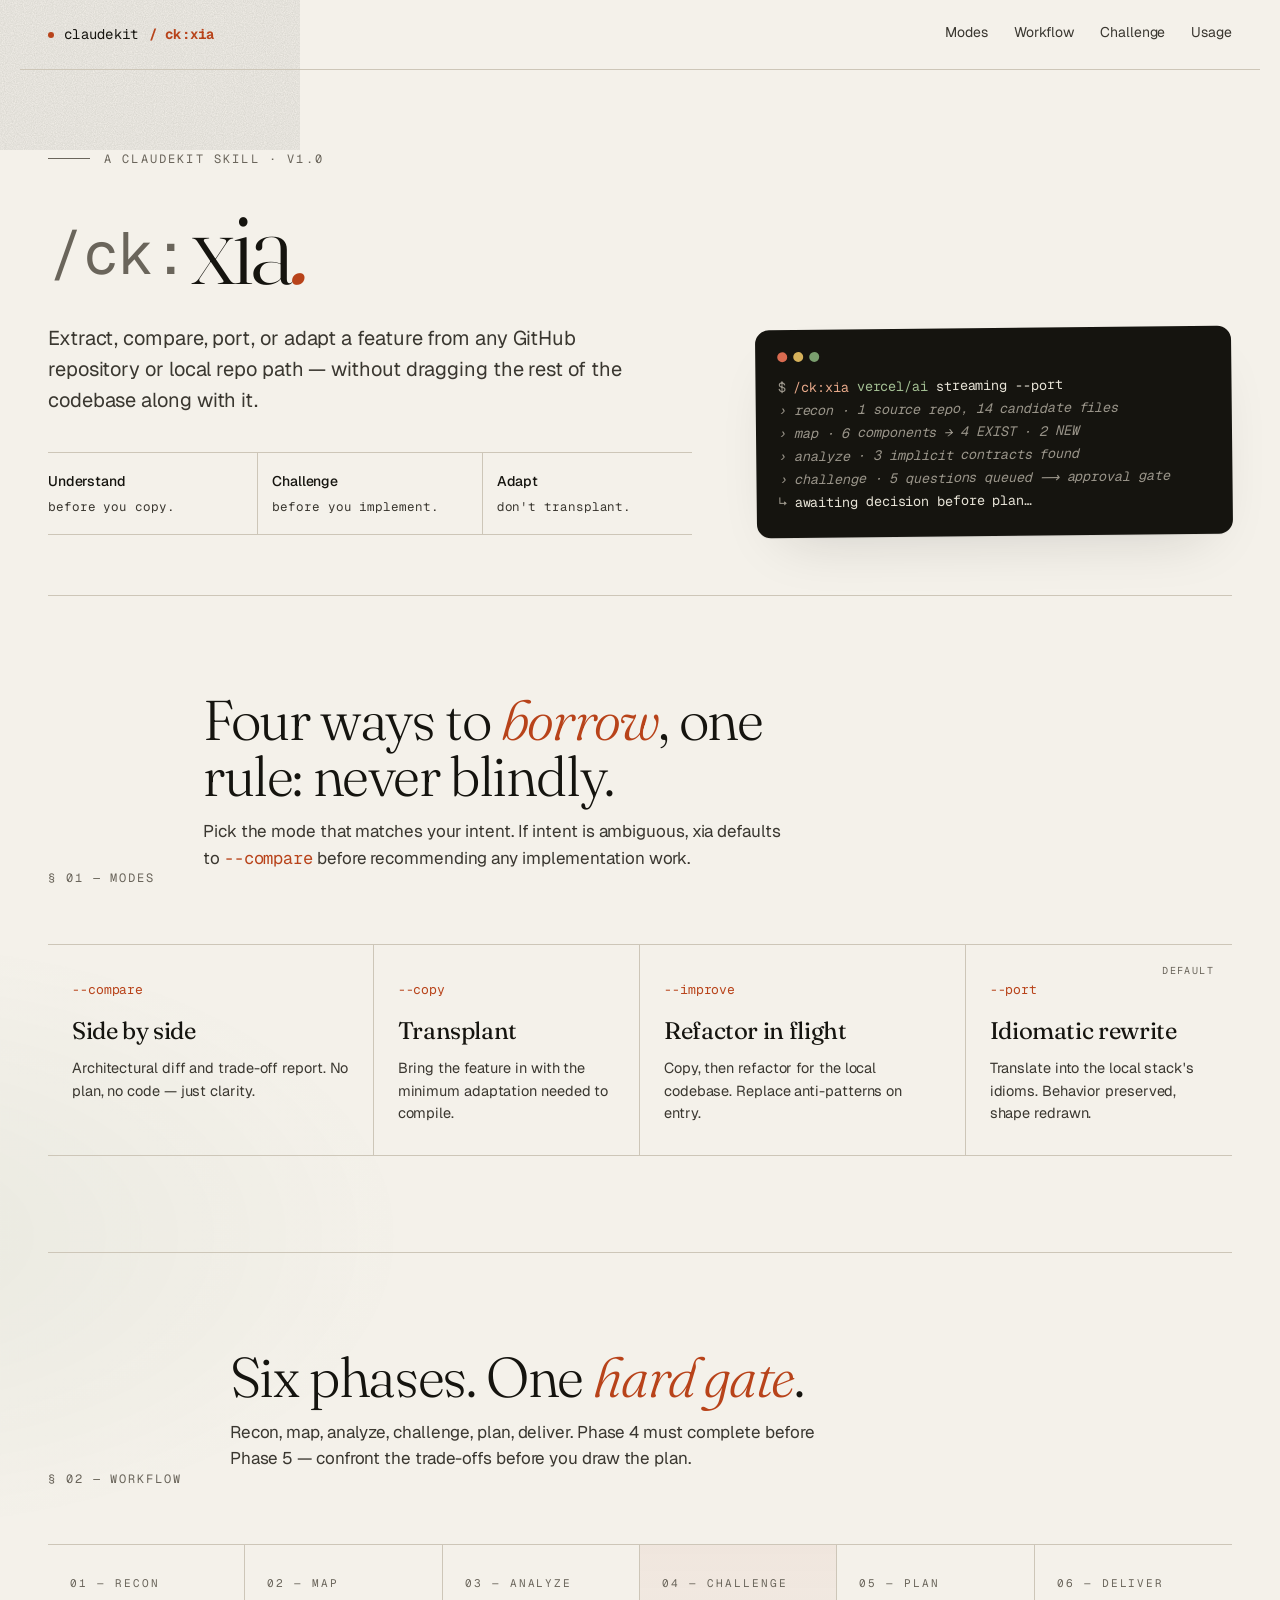
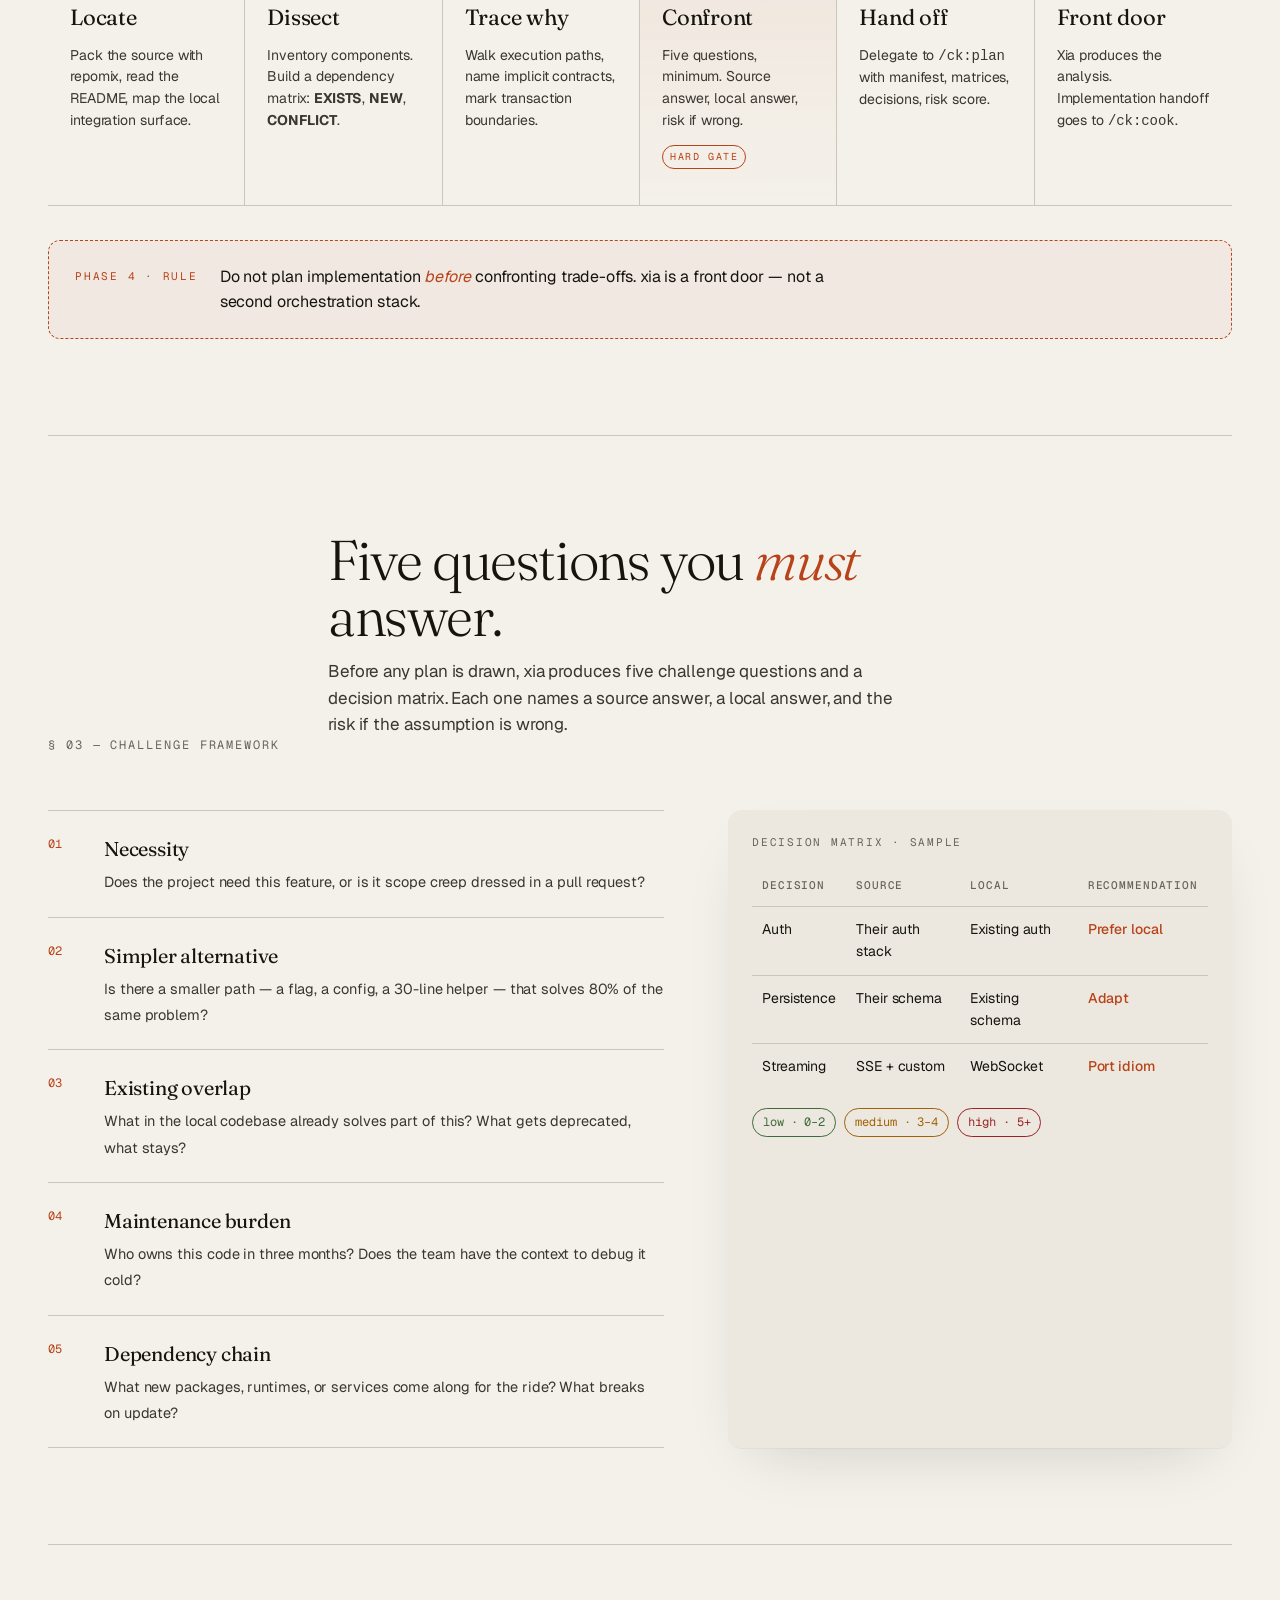
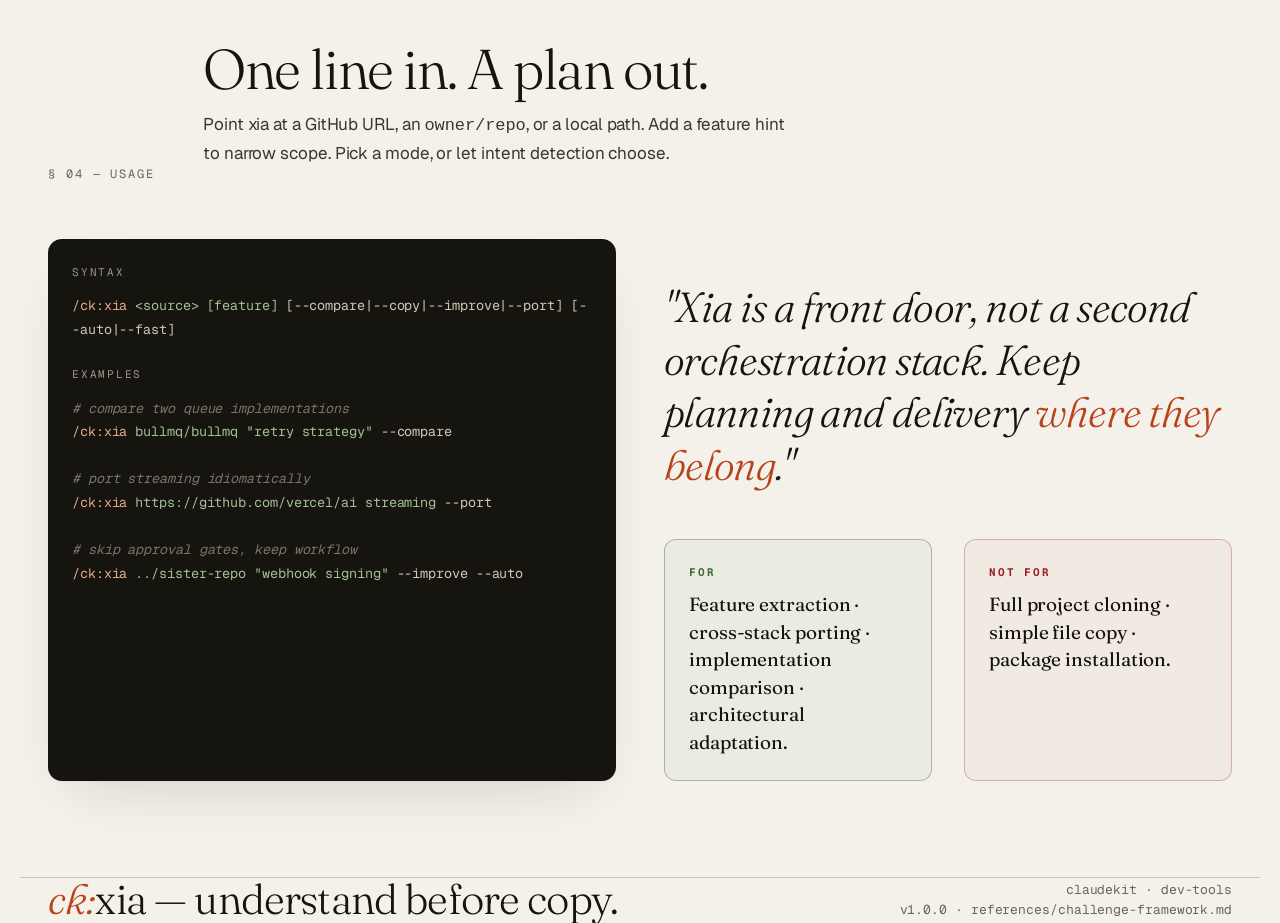
<file: .claude/skills/xia/intro.html>
<!doctype html>
<html lang="en">
<head>
<meta charset="utf-8" />
<meta name="viewport" content="width=device-width, initial-scale=1, viewport-fit=cover" />
<title>ck:xia — Extract, challenge, port features from any repo</title>
<meta name="description" content="A ClaudeKit skill that extracts, compares, and ports features from GitHub or local repos — with a hard challenge gate before implementation." />
<link rel="preconnect" href="https://fonts.googleapis.com" />
<link rel="preconnect" href="https://fonts.gstatic.com" crossorigin />
<link href="https://fonts.googleapis.com/css2?family=Fraunces:opsz,wght@9..144,300;9..144,400;9..144,500;9..144,700&family=Geist:wght@300;400;500;600&family=Geist+Mono:wght@400;500&display=swap" rel="stylesheet" />
<style>
  :root{
    --paper:#f4f1ea;
    --paper-2:#ece8df;
    --ink:#15140f;
    --ink-2:#3a3730;
    --ink-3:#6a655b;
    --rule:#cdc6b8;
    --accent:#b8431a;          /* terracotta */
    --accent-soft:#e8a98a;
    --good:#3f6b3a;
    --warn:#a16207;
    --bad:#9b2226;
    --shadow: 0 1px 0 rgba(21,20,15,.04), 0 24px 60px -28px rgba(21,20,15,.18);
    --max:1240px;
  }
  *{box-sizing:border-box}
  html,body{margin:0;padding:0}
  html{-webkit-text-size-adjust:100%}
  body{
    font-family:'Geist', system-ui, sans-serif;
    color:var(--ink);
    background:var(--paper);
    background-image:
      radial-gradient(1200px 600px at 90% -10%, rgba(184,67,26,.08), transparent 60%),
      radial-gradient(900px 500px at -10% 30%, rgba(63,107,58,.06), transparent 60%);
    line-height:1.55;
    font-size:17px;
    letter-spacing:-0.005em;
    -webkit-font-smoothing:antialiased;
  }
  .grain{position:fixed;inset:0;pointer-events:none;opacity:.35;z-index:1;mix-blend-mode:multiply}
  .wrap{max-width:var(--max);margin:0 auto;padding:0 28px;position:relative;z-index:2}

  /* nav */
  nav{
    display:flex;align-items:center;justify-content:space-between;
    padding:22px 28px;max-width:var(--max);margin:0 auto;
    border-bottom:1px solid var(--rule);
    position:relative;z-index:3;
  }
  .brand{display:flex;align-items:baseline;gap:10px;font-family:'Geist Mono',monospace;font-size:14px;letter-spacing:.02em}
  .brand b{color:var(--accent)}
  .brand .dot{width:6px;height:6px;background:var(--accent);border-radius:50%;display:inline-block;transform:translateY(-1px)}
  .nav-links{display:flex;gap:26px;font-size:14px;color:var(--ink-2)}
  .nav-links a{color:inherit;text-decoration:none;border-bottom:1px solid transparent;padding-bottom:2px}
  .nav-links a:hover{border-color:var(--accent)}
  @media (max-width:680px){.nav-links{display:none}}

  /* hero */
  .hero{padding:80px 0 60px;display:grid;grid-template-columns:1.15fr .85fr;gap:64px;align-items:end}
  @media (max-width:900px){.hero{grid-template-columns:1fr;gap:32px;padding:48px 0 32px}}
  .eyebrow{
    font-family:'Geist Mono',monospace;font-size:12px;letter-spacing:.18em;text-transform:uppercase;
    color:var(--ink-3);display:flex;align-items:center;gap:14px;margin-bottom:28px;
  }
  .eyebrow span.bar{display:inline-block;width:42px;height:1px;background:var(--ink-3)}
  h1{
    font-family:'Fraunces',serif;
    font-weight:300;
    font-variation-settings:"opsz" 144;
    font-size: clamp(56px, 8.4vw, 124px);
    line-height:.92;
    letter-spacing:-0.035em;
    margin:0 0 28px;
    color:var(--ink);
  }
  h1 em{font-style:italic;font-weight:400;color:var(--accent)}
  h1 .slash{font-family:'Geist Mono',monospace;font-style:normal;font-size:.55em;color:var(--ink-3);vertical-align:.18em;margin-right:.05em;font-weight:400;letter-spacing:0}
  .lede{font-size:20px;color:var(--ink-2);max-width:48ch;margin:0 0 36px}
  .principles{
    display:flex;flex-wrap:wrap;gap:0;border-top:1px solid var(--rule);border-bottom:1px solid var(--rule);
  }
  .principles div{
    flex:1;min-width:160px;padding:18px 0;
    font-family:'Geist Mono',monospace;font-size:12.5px;color:var(--ink-2);
    border-right:1px solid var(--rule);padding-right:14px;padding-left:14px;
  }
  .principles div:first-child{padding-left:0}
  .principles div:last-child{border-right:none;padding-right:0}
  .principles b{display:block;color:var(--ink);font-weight:500;font-family:'Geist',sans-serif;font-size:14px;margin-bottom:4px;letter-spacing:-.01em}

  .hero-side{position:relative;font-family:'Geist Mono',monospace;font-size:13px;color:var(--ink-2)}
  .terminal{
    background:var(--ink);color:#e8e4d8;border-radius:14px;padding:22px 22px 24px;
    box-shadow:var(--shadow);
    font-size:13.5px;line-height:1.7;
    transform:rotate(-.6deg);
  }
  .terminal .head{display:flex;gap:6px;margin-bottom:14px}
  .terminal .head i{width:10px;height:10px;border-radius:50%;background:#3a3a32;display:inline-block}
  .terminal .head i:nth-child(1){background:#d96b50}
  .terminal .head i:nth-child(2){background:#d6b15a}
  .terminal .head i:nth-child(3){background:#7a9e6e}
  .terminal .ln{display:block}
  .terminal .p{color:#9a958a}
  .terminal .c{color:var(--accent-soft)}
  .terminal .k{color:#e8e4d8}
  .terminal .a{color:#a4c094}
  .terminal .arr{color:#9a958a}
  .terminal .out{color:#9a958a;font-style:italic}

  /* generic section */
  section{padding:96px 0;border-top:1px solid var(--rule);position:relative}
  @media (max-width:680px){section{padding:64px 0}}
  .sec-head{display:grid;grid-template-columns:auto 1fr;gap:48px;align-items:end;margin-bottom:56px}
  @media (max-width:680px){.sec-head{grid-template-columns:1fr;gap:18px;margin-bottom:36px}}
  .sec-num{
    font-family:'Geist Mono',monospace;font-size:12px;letter-spacing:.16em;color:var(--ink-3);
    text-transform:uppercase;
  }
  .sec-title{
    font-family:'Fraunces',serif;font-weight:300;
    font-size:clamp(34px,4.4vw,56px);line-height:1;margin:0;letter-spacing:-.025em;max-width:18ch;
  }
  .sec-title em{font-style:italic;color:var(--accent)}
  .sec-lede{margin-top:14px;color:var(--ink-2);max-width:54ch}

  /* modes */
  .modes{display:grid;grid-template-columns:1.1fr .9fr 1.1fr .9fr;gap:0;border-top:1px solid var(--rule);border-bottom:1px solid var(--rule)}
  @media (max-width:980px){.modes{grid-template-columns:1fr 1fr}}
  @media (max-width:540px){.modes{grid-template-columns:1fr}}
  .mode{padding:30px 24px;border-right:1px solid var(--rule);position:relative}
  .mode:last-child{border-right:none}
  @media (max-width:980px){
    .mode{border-bottom:1px solid var(--rule)}
    .mode:nth-child(2n){border-right:none}
    .mode:nth-last-child(-n+2){border-bottom:none}
  }
  @media (max-width:540px){
    .mode{border-right:none;border-bottom:1px solid var(--rule)}
    .mode:last-child{border-bottom:none}
  }
  .mode .flag{font-family:'Geist Mono',monospace;font-size:13px;color:var(--accent);margin-bottom:12px;display:inline-block}
  .mode h3{font-family:'Fraunces',serif;font-weight:400;font-size:24px;margin:0 0 8px;letter-spacing:-.015em}
  .mode p{margin:0;color:var(--ink-2);font-size:14.5px}
  .mode.default::after{
    content:"default";
    position:absolute;top:18px;right:18px;
    font-family:'Geist Mono',monospace;font-size:10px;letter-spacing:.14em;text-transform:uppercase;
    color:var(--ink-3);
  }

  /* workflow */
  .flow{
    display:grid;grid-template-columns:repeat(6,1fr);gap:0;
    border-top:1px solid var(--rule);
  }
  @media (max-width:980px){.flow{grid-template-columns:repeat(2,1fr)}}
  @media (max-width:540px){.flow{grid-template-columns:1fr}}
  .step{
    padding:30px 22px 36px;border-right:1px solid var(--rule);border-bottom:1px solid var(--rule);
    position:relative;
  }
  .step:last-child{border-right:none}
  @media (max-width:980px){
    .step:nth-child(2n){border-right:none}
  }
  @media (max-width:540px){.step{border-right:none}}
  .step .num{font-family:'Geist Mono',monospace;font-size:11px;color:var(--ink-3);letter-spacing:.18em}
  .step h4{font-family:'Fraunces',serif;font-weight:400;font-size:22px;margin:8px 0 10px;letter-spacing:-.01em}
  .step p{margin:0;color:var(--ink-2);font-size:14px;line-height:1.55}
  .step.gate{background:linear-gradient(180deg, rgba(184,67,26,.06), rgba(184,67,26,0))}
  .gate-tag{
    display:inline-block;font-family:'Geist Mono',monospace;font-size:10px;letter-spacing:.16em;
    color:var(--accent);text-transform:uppercase;border:1px solid var(--accent);
    padding:3px 7px;border-radius:99px;margin-top:14px;
  }
  .gate-line{
    margin-top:34px;padding:24px 26px;border:1px dashed var(--accent);
    border-radius:12px;background:rgba(184,67,26,.04);
    display:grid;grid-template-columns:auto 1fr;gap:22px;align-items:start;
  }
  @media (max-width:680px){.gate-line{grid-template-columns:1fr;gap:10px}}
  .gate-line .tag{
    font-family:'Geist Mono',monospace;font-size:11px;letter-spacing:.16em;color:var(--accent);
    text-transform:uppercase;white-space:nowrap;padding-top:3px;
  }
  .gate-line p{margin:0;color:var(--ink);font-size:16px;max-width:60ch}
  .gate-line em{font-style:italic;color:var(--accent)}

  /* challenge */
  .challenge{display:grid;grid-template-columns:1.1fr .9fr;gap:64px}
  @media (max-width:900px){.challenge{grid-template-columns:1fr;gap:36px}}
  .challenge ol{padding:0;margin:0;list-style:none;counter-reset:ch}
  .challenge li{
    counter-increment:ch;padding:22px 0 22px 56px;border-top:1px solid var(--rule);position:relative;
  }
  .challenge li:last-child{border-bottom:1px solid var(--rule)}
  .challenge li::before{
    content: counter(ch, decimal-leading-zero);
    position:absolute;left:0;top:24px;
    font-family:'Geist Mono',monospace;font-size:12px;color:var(--accent);letter-spacing:.04em;
  }
  .challenge li b{display:block;font-family:'Fraunces',serif;font-weight:400;font-size:20px;letter-spacing:-.01em;margin-bottom:4px;color:var(--ink)}
  .challenge li span{color:var(--ink-2);font-size:14.5px}

  .matrix{
    background:var(--paper-2);border-radius:14px;padding:24px;
    box-shadow:var(--shadow);
  }
  .matrix .ttl{
    font-family:'Geist Mono',monospace;font-size:11px;letter-spacing:.16em;text-transform:uppercase;
    color:var(--ink-3);margin-bottom:14px;
  }
  table{width:100%;border-collapse:collapse;font-size:14px}
  th,td{text-align:left;padding:12px 10px;border-bottom:1px solid var(--rule);vertical-align:top}
  th{font-weight:500;color:var(--ink-3);font-family:'Geist Mono',monospace;font-size:11px;letter-spacing:.08em;text-transform:uppercase}
  td b{color:var(--accent);font-weight:500}
  tr:last-child td{border-bottom:none}

  .risk{display:flex;gap:8px;margin-top:18px;font-family:'Geist Mono',monospace;font-size:12px}
  .risk span{padding:4px 10px;border-radius:99px;border:1px solid var(--rule);color:var(--ink-2)}
  .risk .lo{color:var(--good);border-color:var(--good)}
  .risk .md{color:var(--warn);border-color:var(--warn)}
  .risk .hi{color:var(--bad);border-color:var(--bad)}

  /* usage */
  .usage{display:grid;grid-template-columns:1fr 1fr;gap:48px}
  @media (max-width:900px){.usage{grid-template-columns:1fr;gap:24px}}
  .code{
    background:var(--ink);color:#e8e4d8;border-radius:14px;padding:24px;
    font-family:'Geist Mono',monospace;font-size:13.5px;line-height:1.75;
    box-shadow:var(--shadow);overflow-x:auto;
  }
  .code .lbl{color:#9a958a;font-size:11px;letter-spacing:.16em;text-transform:uppercase;display:block;margin-bottom:12px}
  .code .pmt{color:var(--accent-soft)}
  .code .arg{color:#a4c094}
  .code .opt{color:#cfc8b6}
  .code .cmt{color:#7a7569;font-style:italic}

  .scope{display:grid;grid-template-columns:1fr 1fr;gap:32px;margin-top:48px}
  @media (max-width:680px){.scope{grid-template-columns:1fr}}
  .scope div{padding:24px;border-radius:12px;border:1px solid var(--rule)}
  .scope h5{font-family:'Geist Mono',monospace;font-size:11px;letter-spacing:.16em;text-transform:uppercase;color:var(--ink-3);margin:0 0 10px}
  .scope p{margin:0;font-family:'Fraunces',serif;font-size:19px;line-height:1.45;color:var(--ink)}
  .scope .yes{border-color:rgba(63,107,58,.4);background:rgba(63,107,58,.04)}
  .scope .yes h5{color:var(--good)}
  .scope .no{border-color:rgba(155,34,38,.3);background:rgba(155,34,38,.03)}
  .scope .no h5{color:var(--bad)}

  /* footer */
  footer{
    border-top:1px solid var(--rule);padding:56px 0 80px;color:var(--ink-3);font-size:13px;
    display:grid;grid-template-columns:1fr auto;align-items:end;gap:18px;
  }
  @media (max-width:680px){footer{grid-template-columns:1fr}}
  footer .mark{font-family:'Fraunces',serif;font-size:42px;line-height:1;color:var(--ink);font-weight:300;letter-spacing:-.02em}
  footer .mark em{font-style:italic;color:var(--accent)}
  footer .meta{font-family:'Geist Mono',monospace;text-align:right}
  @media (max-width:680px){footer .meta{text-align:left}}

  /* utility */
  .pull{font-family:'Fraunces',serif;font-style:italic;font-weight:300;font-size:clamp(28px,3.4vw,42px);line-height:1.25;color:var(--ink);max-width:22ch;letter-spacing:-.015em}
  .pull span{color:var(--accent)}
</style>
</head>
<body>

<svg class="grain" xmlns="http://www.w3.org/2000/svg">
  <filter id="n"><feTurbulence type="fractalNoise" baseFrequency="0.9" numOctaves="2" stitchTiles="stitch"/><feColorMatrix values="0 0 0 0 0  0 0 0 0 0  0 0 0 0 0  0 0 0 .35 0"/></filter>
  <rect width="100%" height="100%" filter="url(#n)"/>
</svg>

<nav>
  <div class="brand"><span class="dot"></span> claudekit <b>/ ck:xia</b></div>
  <div class="nav-links">
    <a href="#modes">Modes</a>
    <a href="#workflow">Workflow</a>
    <a href="#challenge">Challenge</a>
    <a href="#usage">Usage</a>
  </div>
</nav>

<main class="wrap">

  <!-- HERO -->
  <header class="hero">
    <div>
      <div class="eyebrow"><span class="bar"></span> A ClaudeKit skill · v1.0</div>
      <h1><span class="slash">/ck:</span>xia<em>.</em></h1>
      <p class="lede">Extract, compare, port, or adapt a feature from any GitHub repository or local repo path — without dragging the rest of the codebase along with it.</p>
      <div class="principles">
        <div><b>Understand</b>before you copy.</div>
        <div><b>Challenge</b>before you implement.</div>
        <div><b>Adapt</b>don't transplant.</div>
      </div>
    </div>
    <aside class="hero-side">
      <div class="terminal" aria-hidden="true">
        <div class="head"><i></i><i></i><i></i></div>
        <span class="ln"><span class="p">$</span> <span class="c">/ck:xia</span> <span class="a">vercel/ai</span> <span class="k">streaming</span> <span class="opt">--port</span></span>
        <span class="ln out">› recon · 1 source repo, 14 candidate files</span>
        <span class="ln out">› map · 6 components → 4 EXIST · 2 NEW</span>
        <span class="ln out">› analyze · 3 implicit contracts found</span>
        <span class="ln out">› challenge · 5 questions queued ⟶ approval gate</span>
        <span class="ln"><span class="arr">↳</span> <span class="k">awaiting decision before plan…</span></span>
      </div>
    </aside>
  </header>

  <!-- MODES -->
  <section id="modes">
    <div class="sec-head">
      <div class="sec-num">§ 01 — Modes</div>
      <div>
        <h2 class="sec-title">Four ways to <em>borrow</em>, one rule: never blindly.</h2>
        <p class="sec-lede">Pick the mode that matches your intent. If intent is ambiguous, xia defaults to <code style="font-family:'Geist Mono',monospace;color:var(--accent)">--compare</code> before recommending any implementation work.</p>
      </div>
    </div>

    <div class="modes">
      <div class="mode">
        <span class="flag">--compare</span>
        <h3>Side by side</h3>
        <p>Architectural diff and trade-off report. No plan, no code — just clarity.</p>
      </div>
      <div class="mode">
        <span class="flag">--copy</span>
        <h3>Transplant</h3>
        <p>Bring the feature in with the minimum adaptation needed to compile.</p>
      </div>
      <div class="mode">
        <span class="flag">--improve</span>
        <h3>Refactor in flight</h3>
        <p>Copy, then refactor for the local codebase. Replace anti-patterns on entry.</p>
      </div>
      <div class="mode default">
        <span class="flag">--port</span>
        <h3>Idiomatic rewrite</h3>
        <p>Translate into the local stack's idioms. Behavior preserved, shape redrawn.</p>
      </div>
    </div>
  </section>

  <!-- WORKFLOW -->
  <section id="workflow">
    <div class="sec-head">
      <div class="sec-num">§ 02 — Workflow</div>
      <div>
        <h2 class="sec-title">Six phases. One <em>hard gate</em>.</h2>
        <p class="sec-lede">Recon, map, analyze, challenge, plan, deliver. Phase 4 must complete before Phase 5 — confront the trade-offs before you draw the plan.</p>
      </div>
    </div>

    <div class="flow">
      <div class="step">
        <div class="num">01 — RECON</div>
        <h4>Locate</h4>
        <p>Pack the source with repomix, read the README, map the local integration surface.</p>
      </div>
      <div class="step">
        <div class="num">02 — MAP</div>
        <h4>Dissect</h4>
        <p>Inventory components. Build a dependency matrix: <b>EXISTS</b>, <b>NEW</b>, <b>CONFLICT</b>.</p>
      </div>
      <div class="step">
        <div class="num">03 — ANALYZE</div>
        <h4>Trace why</h4>
        <p>Walk execution paths, name implicit contracts, mark transaction boundaries.</p>
      </div>
      <div class="step gate">
        <div class="num">04 — CHALLENGE</div>
        <h4>Confront</h4>
        <p>Five questions, minimum. Source answer, local answer, risk if wrong.</p>
        <span class="gate-tag">Hard gate</span>
      </div>
      <div class="step">
        <div class="num">05 — PLAN</div>
        <h4>Hand off</h4>
        <p>Delegate to <code>/ck:plan</code> with manifest, matrices, decisions, risk score.</p>
      </div>
      <div class="step">
        <div class="num">06 — DELIVER</div>
        <h4>Front door</h4>
        <p>Xia produces the analysis. Implementation handoff goes to <code>/ck:cook</code>.</p>
      </div>
    </div>

    <div class="gate-line">
      <span class="tag">Phase 4 · Rule</span>
      <p>Do not plan implementation <em>before</em> confronting trade-offs. xia is a front door — not a second orchestration stack.</p>
    </div>
  </section>

  <!-- CHALLENGE -->
  <section id="challenge">
    <div class="sec-head">
      <div class="sec-num">§ 03 — Challenge framework</div>
      <div>
        <h2 class="sec-title">Five questions you <em>must</em> answer.</h2>
        <p class="sec-lede">Before any plan is drawn, xia produces five challenge questions and a decision matrix. Each one names a source answer, a local answer, and the risk if the assumption is wrong.</p>
      </div>
    </div>

    <div class="challenge">
      <ol>
        <li><b>Necessity</b><span>Does the project need this feature, or is it scope creep dressed in a pull request?</span></li>
        <li><b>Simpler alternative</b><span>Is there a smaller path — a flag, a config, a 30-line helper — that solves 80% of the same problem?</span></li>
        <li><b>Existing overlap</b><span>What in the local codebase already solves part of this? What gets deprecated, what stays?</span></li>
        <li><b>Maintenance burden</b><span>Who owns this code in three months? Does the team have the context to debug it cold?</span></li>
        <li><b>Dependency chain</b><span>What new packages, runtimes, or services come along for the ride? What breaks on update?</span></li>
      </ol>

      <div class="matrix">
        <div class="ttl">Decision matrix · sample</div>
        <table>
          <thead><tr><th>Decision</th><th>Source</th><th>Local</th><th>Recommendation</th></tr></thead>
          <tbody>
            <tr><td>Auth</td><td>Their auth stack</td><td>Existing auth</td><td><b>Prefer local</b></td></tr>
            <tr><td>Persistence</td><td>Their schema</td><td>Existing schema</td><td><b>Adapt</b></td></tr>
            <tr><td>Streaming</td><td>SSE + custom</td><td>WebSocket</td><td><b>Port idiom</b></td></tr>
          </tbody>
        </table>
        <div class="risk">
          <span class="lo">low · 0–2</span>
          <span class="md">medium · 3–4</span>
          <span class="hi">high · 5+</span>
        </div>
      </div>
    </div>
  </section>

  <!-- USAGE -->
  <section id="usage">
    <div class="sec-head">
      <div class="sec-num">§ 04 — Usage</div>
      <div>
        <h2 class="sec-title">One line in. A plan out.</h2>
        <p class="sec-lede">Point xia at a GitHub URL, an <code>owner/repo</code>, or a local path. Add a feature hint to narrow scope. Pick a mode, or let intent detection choose.</p>
      </div>
    </div>

    <div class="usage">
      <div class="code">
        <span class="lbl">Syntax</span>
<span class="pmt">/ck:xia</span> <span class="arg">&lt;source&gt;</span> <span class="arg">[feature]</span> <span class="opt">[--compare|--copy|--improve|--port]</span> <span class="opt">[--auto|--fast]</span>
<br><br>
        <span class="lbl">Examples</span>
<span class="cmt"># compare two queue implementations</span><br>
<span class="pmt">/ck:xia</span> <span class="arg">bullmq/bullmq</span> <span class="arg">"retry strategy"</span> <span class="opt">--compare</span>
<br><br>
<span class="cmt"># port streaming idiomatically</span><br>
<span class="pmt">/ck:xia</span> <span class="arg">https://github.com/vercel/ai</span> <span class="arg">streaming</span> <span class="opt">--port</span>
<br><br>
<span class="cmt"># skip approval gates, keep workflow</span><br>
<span class="pmt">/ck:xia</span> <span class="arg">../sister-repo</span> <span class="arg">"webhook signing"</span> <span class="opt">--improve --auto</span>
      </div>

      <div>
        <p class="pull">"Xia is a front door, not a second orchestration stack. Keep planning and delivery <span>where they belong</span>."</p>
        <div class="scope">
          <div class="yes">
            <h5>For</h5>
            <p>Feature extraction · cross-stack porting · implementation comparison · architectural adaptation.</p>
          </div>
          <div class="no">
            <h5>Not for</h5>
            <p>Full project cloning · simple file copy · package installation.</p>
          </div>
        </div>
      </div>
    </div>
  </section>

</main>

<footer class="wrap">
  <div class="mark"><em>ck:</em>xia — understand before copy.</div>
  <div class="meta">
    claudekit · dev-tools<br>
    v1.0.0 · references/challenge-framework.md
  </div>
</footer>

</body>
</html>
</file>
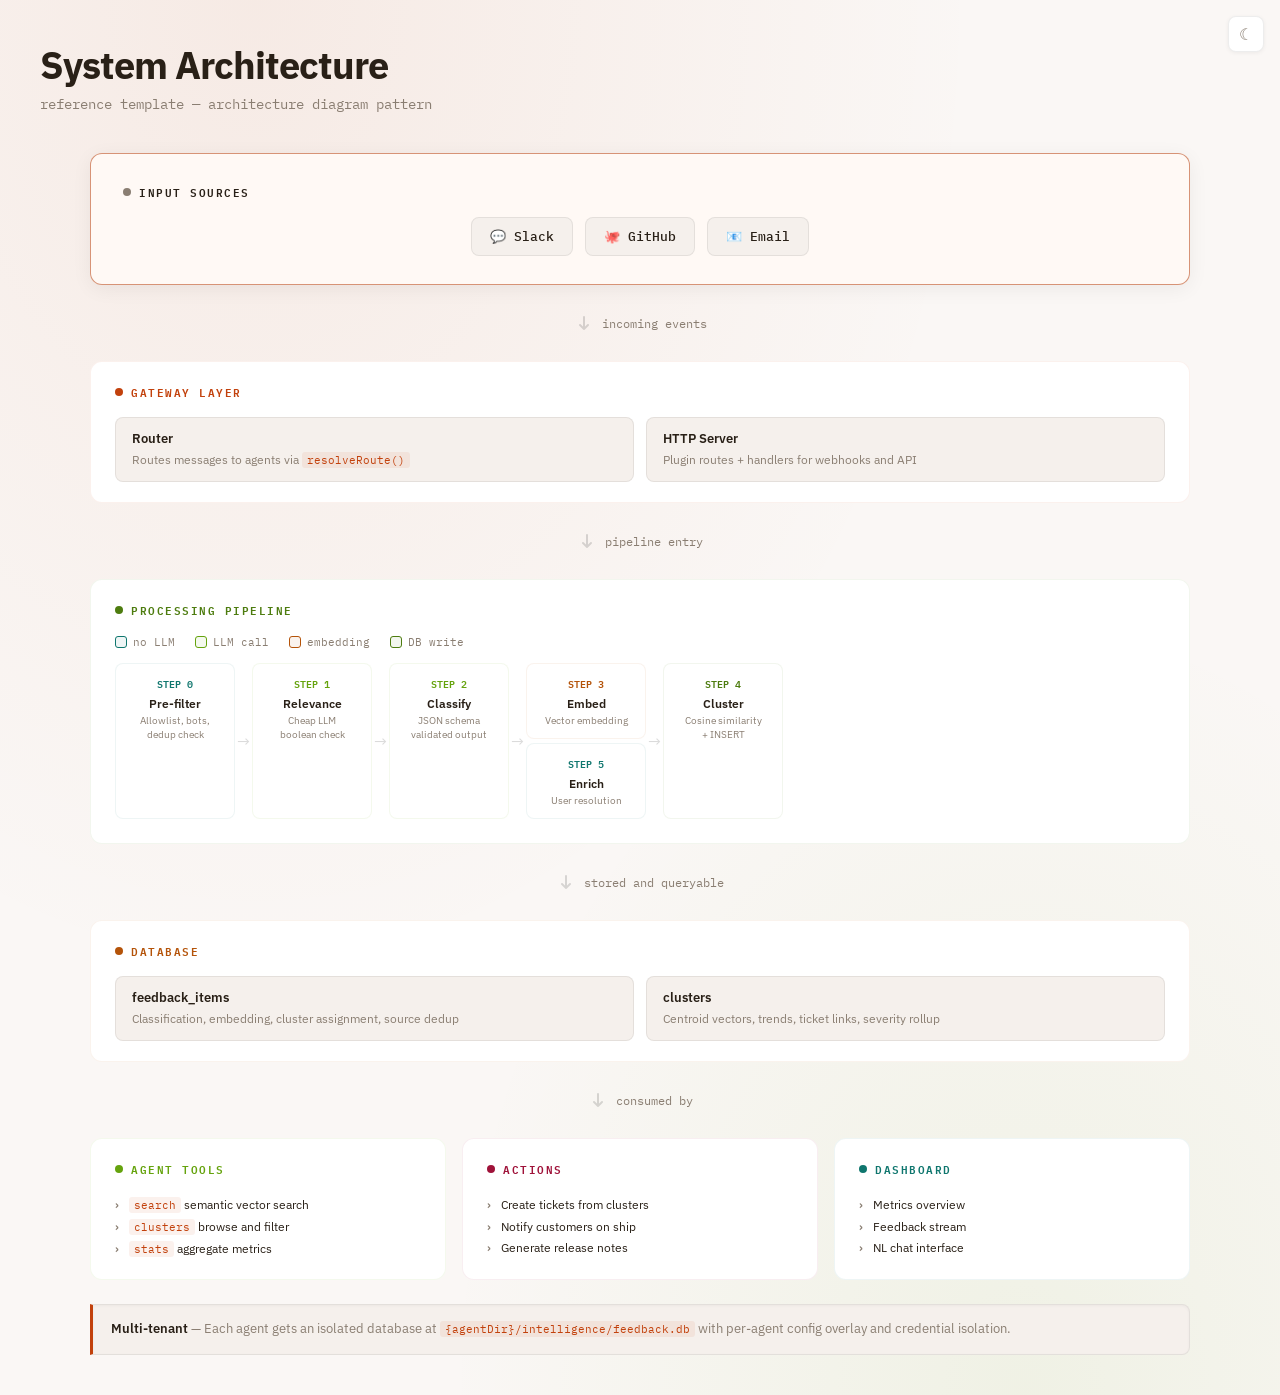
<file: .claude/skills/preview/templates/architecture.html>
<!DOCTYPE html>
<html lang="en">
<head>
<meta charset="UTF-8">
<meta name="viewport" content="width=device-width, initial-scale=1.0">
<title>Architecture Diagram — Reference Template</title>
<!--
  Reference template for the ck:preview skill: CSS Grid architecture layout.
  Warm terracotta/sage palette — distinctly different from the teal (mermaid)
  and rose (data-table) templates so agents absorb variety, not a single palette.
  Key patterns demonstrated:
  - Warm non-default palette (terracotta + sage, NOT indigo/violet)
  - Depth tiers: hero (input sources), default (mid sections), recessed (callout)
  - Asymmetric background atmosphere (off-center gradient mesh)
  - Large heading (38px) for typographic contrast
  - Section cards with colored accent borders and dot labels
  - Vertical flow arrows between sections (inline SVG)
  - Horizontal pipeline with step boxes and arrow separators
  - Parallel branch within a pipeline
  - Color-coded legend, three-column output row
  - Staggered fade-in via --i CSS variable (works with interleaved elements)
  - Reduced motion respect, responsive single-column fallback
-->
<link rel="preconnect" href="https://fonts.googleapis.com">
<link rel="preconnect" href="https://fonts.gstatic.com" crossorigin>
<link href="https://fonts.googleapis.com/css2?family=IBM+Plex+Mono:wght@400;500;600&family=IBM+Plex+Sans:wght@400;500;600;700&display=swap" rel="stylesheet">
<style>
  /* ============ THEME ============ */
  :root {
    --font-body: 'IBM Plex Sans', system-ui, sans-serif;
    --font-mono: 'IBM Plex Mono', 'SF Mono', Consolas, monospace;

    /* Light theme — warm terracotta + sage palette */
    --bg: #faf7f5;
    --surface: #ffffff;
    --surface2: #f5f0ec;
    --surface-elevated: #fff9f5;
    --border: rgba(0, 0, 0, 0.07);
    --border-bright: rgba(0, 0, 0, 0.14);
    --text: #292017;
    --text-dim: #8a7e72;
    --accent: #c2410c;
    --accent-dim: rgba(194, 65, 12, 0.07);
    --green: #4d7c0f;
    --green-dim: rgba(77, 124, 15, 0.07);
    --orange: #b45309;
    --orange-dim: rgba(180, 83, 9, 0.07);
    --sage: #65a30d;
    --sage-dim: rgba(101, 163, 13, 0.07);
    --teal: #0f766e;
    --teal-dim: rgba(15, 118, 110, 0.07);
    --plum: #9f1239;
    --plum-dim: rgba(159, 18, 57, 0.07);
  }

  @media (prefers-color-scheme: dark) {
    :root:not([data-theme="light"]) {
      --bg: #1a1412;
      --surface: #231d1a;
      --surface2: #2e2622;
      --surface-elevated: #352d28;
      --border: rgba(255, 255, 255, 0.06);
      --border-bright: rgba(255, 255, 255, 0.12);
      --text: #ede5dd;
      --text-dim: #a69889;
      --accent: #fb923c;
      --accent-dim: rgba(251, 146, 60, 0.12);
      --green: #a3e635;
      --green-dim: rgba(163, 230, 53, 0.1);
      --orange: #fbbf24;
      --orange-dim: rgba(251, 191, 36, 0.1);
      --sage: #bef264;
      --sage-dim: rgba(190, 242, 100, 0.1);
      --teal: #5eead4;
      --teal-dim: rgba(94, 234, 212, 0.1);
      --plum: #fda4af;
      --plum-dim: rgba(253, 164, 175, 0.1);
    }
  }

  /* ── Dark (manual toggle override) ── */
  [data-theme="dark"] {
    --bg: #1a1412;
    --surface: #231d1a;
    --surface2: #2e2622;
    --surface-elevated: #352d28;
    --border: rgba(255, 255, 255, 0.06);
    --border-bright: rgba(255, 255, 255, 0.12);
    --text: #ede5dd;
    --text-dim: #a69889;
    --accent: #fb923c;
    --accent-dim: rgba(251, 146, 60, 0.12);
    --green: #a3e635;
    --green-dim: rgba(163, 230, 53, 0.1);
    --orange: #fbbf24;
    --orange-dim: rgba(251, 191, 36, 0.1);
    --sage: #bef264;
    --sage-dim: rgba(190, 242, 100, 0.1);
    --teal: #5eead4;
    --teal-dim: rgba(94, 234, 212, 0.1);
    --plum: #fda4af;
    --plum-dim: rgba(253, 164, 175, 0.1);
  }

  /* ============ THEME TOGGLE ============ */
  .theme-toggle {
    position: fixed; top: 16px; right: 16px; z-index: 300;
    width: 36px; height: 36px; border-radius: 8px;
    border: 1px solid var(--border); background: var(--surface);
    color: var(--text-dim); cursor: pointer;
    display: flex; align-items: center; justify-content: center;
    font-size: 16px; transition: background 0.15s, color 0.15s;
    box-shadow: 0 1px 4px rgba(0, 0, 0, 0.06);
  }
  .theme-toggle:hover { background: var(--surface2); color: var(--text); }

  /* ============ RESET + BASE ============ */
  * { margin: 0; padding: 0; box-sizing: border-box; }

  body {
    background: var(--bg);
    background-image:
      radial-gradient(ellipse at 20% 0%, var(--accent-dim) 0%, transparent 50%),
      radial-gradient(ellipse at 80% 100%, var(--sage-dim) 0%, transparent 40%);
    color: var(--text);
    font-family: var(--font-body);
    padding: 40px;
    min-height: 100vh;
  }

  /* ============ ANIMATION ============ */
  @keyframes fadeUp {
    from { opacity: 0; transform: translateY(12px); }
    to { opacity: 1; transform: translateY(0); }
  }

  .section, .flow-arrow {
    animation: fadeUp 0.4s ease-out both;
    animation-delay: calc(var(--i, 0) * 0.06s);
  }

  @media (prefers-reduced-motion: reduce) {
    *, *::before, *::after {
      animation-duration: 0.01ms !important;
      animation-delay: 0ms !important;
      transition-duration: 0.01ms !important;
    }
  }

  /* ============ TYPOGRAPHY ============ */
  h1 {
    font-size: 38px;
    font-weight: 700;
    letter-spacing: -1px;
    margin-bottom: 6px;
    text-wrap: balance;
  }

  .subtitle {
    color: var(--text-dim);
    font-size: 14px;
    margin-bottom: 40px;
    font-family: var(--font-mono);
  }

  /* ============ LAYOUT ============ */
  .diagram {
    display: grid;
    grid-template-columns: 1fr;
    gap: 24px;
    max-width: 1100px;
    margin: 0 auto;
  }

  /* ============ SECTION CARD ============ */
  .section {
    background: var(--surface);
    border: 1px solid var(--border);
    border-radius: 12px;
    padding: 20px 24px;
  }

  .section--hero {
    background: var(--surface-elevated);
    border-color: color-mix(in srgb, var(--border) 50%, var(--accent) 50%);
    box-shadow: 0 4px 20px rgba(0, 0, 0, 0.06);
    padding: 28px 32px;
  }

  .section--recessed {
    background: var(--surface2);
    box-shadow: inset 0 1px 3px rgba(0, 0, 0, 0.04);
  }

  .section-label {
    font-family: var(--font-mono);
    font-size: 11px;
    font-weight: 600;
    text-transform: uppercase;
    letter-spacing: 1.5px;
    margin-bottom: 16px;
    display: flex;
    align-items: center;
    gap: 8px;
  }

  .section-label .dot {
    width: 8px;
    height: 8px;
    border-radius: 50%;
    display: inline-block;
  }

  /* Color variants */
  .section--accent { border-color: var(--accent-dim); }
  .section--accent .section-label { color: var(--accent); }
  .section--accent .section-label .dot { background: var(--accent); }

  .section--green { border-color: var(--green-dim); }
  .section--green .section-label { color: var(--green); }
  .section--green .section-label .dot { background: var(--green); }

  .section--orange { border-color: var(--orange-dim); }
  .section--orange .section-label { color: var(--orange); }
  .section--orange .section-label .dot { background: var(--orange); }

  .section--sage { border-color: var(--sage-dim); }
  .section--sage .section-label { color: var(--sage); }
  .section--sage .section-label .dot { background: var(--sage); }

  .section--teal { border-color: var(--teal-dim); }
  .section--teal .section-label { color: var(--teal); }
  .section--teal .section-label .dot { background: var(--teal); }

  .section--plum { border-color: var(--plum-dim); }
  .section--plum .section-label { color: var(--plum); }
  .section--plum .section-label .dot { background: var(--plum); }

  /* ============ INNER GRID ============ */
  .inner-grid {
    display: grid;
    grid-template-columns: 1fr 1fr;
    gap: 12px;
  }

  .inner-card {
    background: var(--surface2);
    border: 1px solid var(--border);
    border-radius: 8px;
    padding: 12px 16px;
  }

  .inner-card .title {
    font-weight: 600;
    font-size: 13px;
    margin-bottom: 4px;
  }

  .inner-card .desc {
    color: var(--text-dim);
    font-size: 12px;
    line-height: 1.5;
  }

  .inner-card code {
    font-family: var(--font-mono);
    font-size: 11px;
    background: var(--accent-dim);
    color: var(--accent);
    padding: 1px 5px;
    border-radius: 3px;
  }

  /* ============ FLOW ARROW ============ */
  .flow-arrow {
    display: flex;
    justify-content: center;
    align-items: center;
    gap: 8px;
    color: var(--text-dim);
    font-family: var(--font-mono);
    font-size: 12px;
    padding: 4px 0;
  }

  .flow-arrow svg {
    width: 20px;
    height: 20px;
    fill: none;
    stroke: var(--border-bright);
    stroke-width: 2;
    stroke-linecap: round;
    stroke-linejoin: round;
  }

  /* ============ PIPELINE ============ */
  .pipeline {
    display: flex;
    gap: 0;
    align-items: stretch;
    overflow-x: auto;
    padding-bottom: 4px;
  }

  .pipeline-step {
    background: var(--surface);
    border: 1px solid var(--border);
    border-radius: 8px;
    padding: 10px 12px;
    min-width: 120px;
    flex-shrink: 0;
    text-align: center;
  }

  .pipeline-step .step-num {
    font-family: var(--font-mono);
    font-size: 10px;
    font-weight: 600;
    margin-bottom: 4px;
  }

  .pipeline-step .step-name {
    font-size: 12px;
    font-weight: 600;
    margin-bottom: 3px;
  }

  .pipeline-step .step-detail {
    font-size: 10px;
    color: var(--text-dim);
    line-height: 1.4;
  }

  /* Step color variants */
  .pipeline-step--teal { border-color: var(--teal-dim); }
  .pipeline-step--teal .step-num { color: var(--teal); }

  .pipeline-step--sage { border-color: var(--sage-dim); }
  .pipeline-step--sage .step-num { color: var(--sage); }

  .pipeline-step--orange { border-color: var(--orange-dim); }
  .pipeline-step--orange .step-num { color: var(--orange); }

  .pipeline-step--green { border-color: var(--green-dim); }
  .pipeline-step--green .step-num { color: var(--green); }

  .pipeline-arrow {
    display: flex;
    align-items: center;
    padding: 0 2px;
    color: var(--border-bright);
    font-size: 16px;
    flex-shrink: 0;
  }

  .pipeline-parallel {
    display: flex;
    flex-direction: column;
    gap: 4px;
  }

  /* ============ THREE COLUMN ROW ============ */
  .three-col {
    display: grid;
    grid-template-columns: 1fr 1fr 1fr;
    gap: 16px;
  }

  /* ============ LIST ============ */
  .node-list {
    list-style: none;
    font-size: 12px;
    line-height: 1.8;
  }

  .node-list li {
    padding-left: 14px;
    position: relative;
  }

  .node-list li::before {
    content: '›';
    color: var(--text-dim);
    font-weight: 600;
    position: absolute;
    left: 0;
  }

  .node-list code {
    font-family: var(--font-mono);
    font-size: 11px;
    background: var(--accent-dim);
    color: var(--accent);
    padding: 1px 5px;
    border-radius: 3px;
  }

  /* ============ CALLOUT ============ */
  .callout {
    background: var(--surface2);
    border: 1px solid var(--border);
    border-left: 3px solid var(--accent);
    border-radius: 0 8px 8px 0;
    padding: 14px 18px;
    font-size: 13px;
    line-height: 1.6;
    color: var(--text-dim);
  }

  .callout strong { color: var(--text); font-weight: 600; }

  .callout code {
    font-family: var(--font-mono);
    font-size: 11px;
    background: var(--accent-dim);
    color: var(--accent);
    padding: 1px 5px;
    border-radius: 3px;
  }

  /* ============ LEGEND ============ */
  .legend {
    display: flex;
    gap: 20px;
    flex-wrap: wrap;
  }

  .legend-item {
    display: flex;
    align-items: center;
    gap: 6px;
    font-size: 11px;
    color: var(--text-dim);
    font-family: var(--font-mono);
  }

  .legend-swatch {
    width: 12px;
    height: 12px;
    border-radius: 3px;
  }

  /* ============ SOURCE PILLS ============ */
  .sources {
    display: flex;
    gap: 12px;
    flex-wrap: wrap;
    justify-content: center;
  }

  .source {
    background: var(--surface2);
    border: 1px solid var(--border);
    border-radius: 8px;
    padding: 10px 18px;
    font-family: var(--font-mono);
    font-size: 13px;
    font-weight: 500;
    display: flex;
    align-items: center;
    gap: 8px;
    transition: border-color 0.2s;
  }

  .source:hover { border-color: var(--border-bright); }

  /* ============ RESPONSIVE ============ */
  @media (max-width: 768px) {
    body { padding: 20px; }
    .inner-grid { grid-template-columns: 1fr; }
    .three-col { grid-template-columns: 1fr; }
    .pipeline { flex-wrap: wrap; gap: 6px; }
    .pipeline-arrow { display: none; }
  }
</style>
</head>
<body>
<button class="theme-toggle" id="themeToggle" title="Toggle theme" aria-label="Toggle light/dark theme"></button>
<script>
(function() {
  var t = document.getElementById('themeToggle');
  var s = localStorage.getItem('theme');
  var i = s || (matchMedia('(prefers-color-scheme: dark)').matches ? 'dark' : 'light');
  if (s) document.documentElement.setAttribute('data-theme', i);
  t.textContent = i === 'dark' ? '\u2600' : '\u263E';
  t.addEventListener('click', function() {
    var c = document.documentElement.getAttribute('data-theme')
      || (matchMedia('(prefers-color-scheme: dark)').matches ? 'dark' : 'light');
    var n = c === 'light' ? 'dark' : 'light';
    document.documentElement.setAttribute('data-theme', n);
    localStorage.setItem('theme', n);
    t.textContent = n === 'dark' ? '\u2600' : '\u263E';
  });
})();
</script>

<h1>System Architecture</h1>
<p class="subtitle">reference template &mdash; architecture diagram pattern</p>

<div class="diagram">

  <!-- Source pills row — hero depth for the entry point -->
  <div class="section section--hero" style="--i:0">
    <div class="section-label"><span class="dot" style="background:var(--text-dim)"></span> Input Sources</div>
    <div class="sources">
      <div class="source"><span>💬</span> Slack</div>
      <div class="source"><span>🐙</span> GitHub</div>
      <div class="source"><span>📧</span> Email</div>
    </div>
  </div>

  <!-- Flow arrow -->
  <div class="flow-arrow" style="--i:1">
    <svg viewBox="0 0 20 20"><path d="M10 4 L10 16 M6 12 L10 16 L14 12"/></svg>
    incoming events
  </div>

  <!-- Gateway section with inner grid -->
  <div class="section section--accent" style="--i:2">
    <div class="section-label"><span class="dot"></span> Gateway Layer</div>
    <div class="inner-grid">
      <div class="inner-card">
        <div class="title">Router</div>
        <div class="desc">Routes messages to agents via <code>resolveRoute()</code></div>
      </div>
      <div class="inner-card">
        <div class="title">HTTP Server</div>
        <div class="desc">Plugin routes + handlers for webhooks and API</div>
      </div>
    </div>
  </div>

  <div class="flow-arrow" style="--i:3">
    <svg viewBox="0 0 20 20"><path d="M10 4 L10 16 M6 12 L10 16 L14 12"/></svg>
    pipeline entry
  </div>

  <!-- Pipeline section -->
  <div class="section section--green" style="--i:4">
    <div class="section-label"><span class="dot"></span> Processing Pipeline</div>
    <div class="legend" style="margin-bottom:14px">
      <div class="legend-item"><div class="legend-swatch" style="background:var(--teal-dim);border:1px solid var(--teal)"></div>no LLM</div>
      <div class="legend-item"><div class="legend-swatch" style="background:var(--sage-dim);border:1px solid var(--sage)"></div>LLM call</div>
      <div class="legend-item"><div class="legend-swatch" style="background:var(--orange-dim);border:1px solid var(--orange)"></div>embedding</div>
      <div class="legend-item"><div class="legend-swatch" style="background:var(--green-dim);border:1px solid var(--green)"></div>DB write</div>
    </div>
    <div class="pipeline">
      <div class="pipeline-step pipeline-step--teal">
        <div class="step-num">STEP 0</div>
        <div class="step-name">Pre-filter</div>
        <div class="step-detail">Allowlist, bots,<br>dedup check</div>
      </div>
      <div class="pipeline-arrow">→</div>
      <div class="pipeline-step pipeline-step--sage">
        <div class="step-num">STEP 1</div>
        <div class="step-name">Relevance</div>
        <div class="step-detail">Cheap LLM<br>boolean check</div>
      </div>
      <div class="pipeline-arrow">→</div>
      <div class="pipeline-step pipeline-step--sage">
        <div class="step-num">STEP 2</div>
        <div class="step-name">Classify</div>
        <div class="step-detail">JSON schema<br>validated output</div>
      </div>
      <div class="pipeline-arrow">→</div>
      <div class="pipeline-parallel">
        <div class="pipeline-step pipeline-step--orange">
          <div class="step-num">STEP 3</div>
          <div class="step-name">Embed</div>
          <div class="step-detail">Vector embedding</div>
        </div>
        <div class="pipeline-step pipeline-step--teal">
          <div class="step-num">STEP 5</div>
          <div class="step-name">Enrich</div>
          <div class="step-detail">User resolution</div>
        </div>
      </div>
      <div class="pipeline-arrow">→</div>
      <div class="pipeline-step pipeline-step--green">
        <div class="step-num">STEP 4</div>
        <div class="step-name">Cluster</div>
        <div class="step-detail">Cosine similarity<br>+ INSERT</div>
      </div>
    </div>
  </div>

  <div class="flow-arrow" style="--i:5">
    <svg viewBox="0 0 20 20"><path d="M10 4 L10 16 M6 12 L10 16 L14 12"/></svg>
    stored and queryable
  </div>

  <!-- Database section -->
  <div class="section section--orange" style="--i:6">
    <div class="section-label"><span class="dot"></span> Database</div>
    <div class="inner-grid">
      <div class="inner-card">
        <div class="title">feedback_items</div>
        <div class="desc">Classification, embedding, cluster assignment, source dedup</div>
      </div>
      <div class="inner-card">
        <div class="title">clusters</div>
        <div class="desc">Centroid vectors, trends, ticket links, severity rollup</div>
      </div>
    </div>
  </div>

  <div class="flow-arrow" style="--i:7">
    <svg viewBox="0 0 20 20"><path d="M10 4 L10 16 M6 12 L10 16 L14 12"/></svg>
    consumed by
  </div>

  <!-- Three column output -->
  <div class="three-col">
    <div class="section section--sage" style="--i:8">
      <div class="section-label"><span class="dot"></span> Agent Tools</div>
      <ul class="node-list">
        <li><code>search</code> semantic vector search</li>
        <li><code>clusters</code> browse and filter</li>
        <li><code>stats</code> aggregate metrics</li>
      </ul>
    </div>
    <div class="section section--plum" style="--i:9">
      <div class="section-label"><span class="dot"></span> Actions</div>
      <ul class="node-list">
        <li>Create tickets from clusters</li>
        <li>Notify customers on ship</li>
        <li>Generate release notes</li>
      </ul>
    </div>
    <div class="section section--teal" style="--i:10">
      <div class="section-label"><span class="dot"></span> Dashboard</div>
      <ul class="node-list">
        <li>Metrics overview</li>
        <li>Feedback stream</li>
        <li>NL chat interface</li>
      </ul>
    </div>
  </div>

  <!-- Callout — recessed depth for secondary info -->
  <div class="callout section section--recessed" style="--i:11">
    <strong>Multi-tenant</strong> &mdash; Each agent gets an isolated database at
    <code>{agentDir}/intelligence/feedback.db</code> with per-agent config overlay
    and credential isolation.
  </div>

</div>

</body>
</html>
</file>
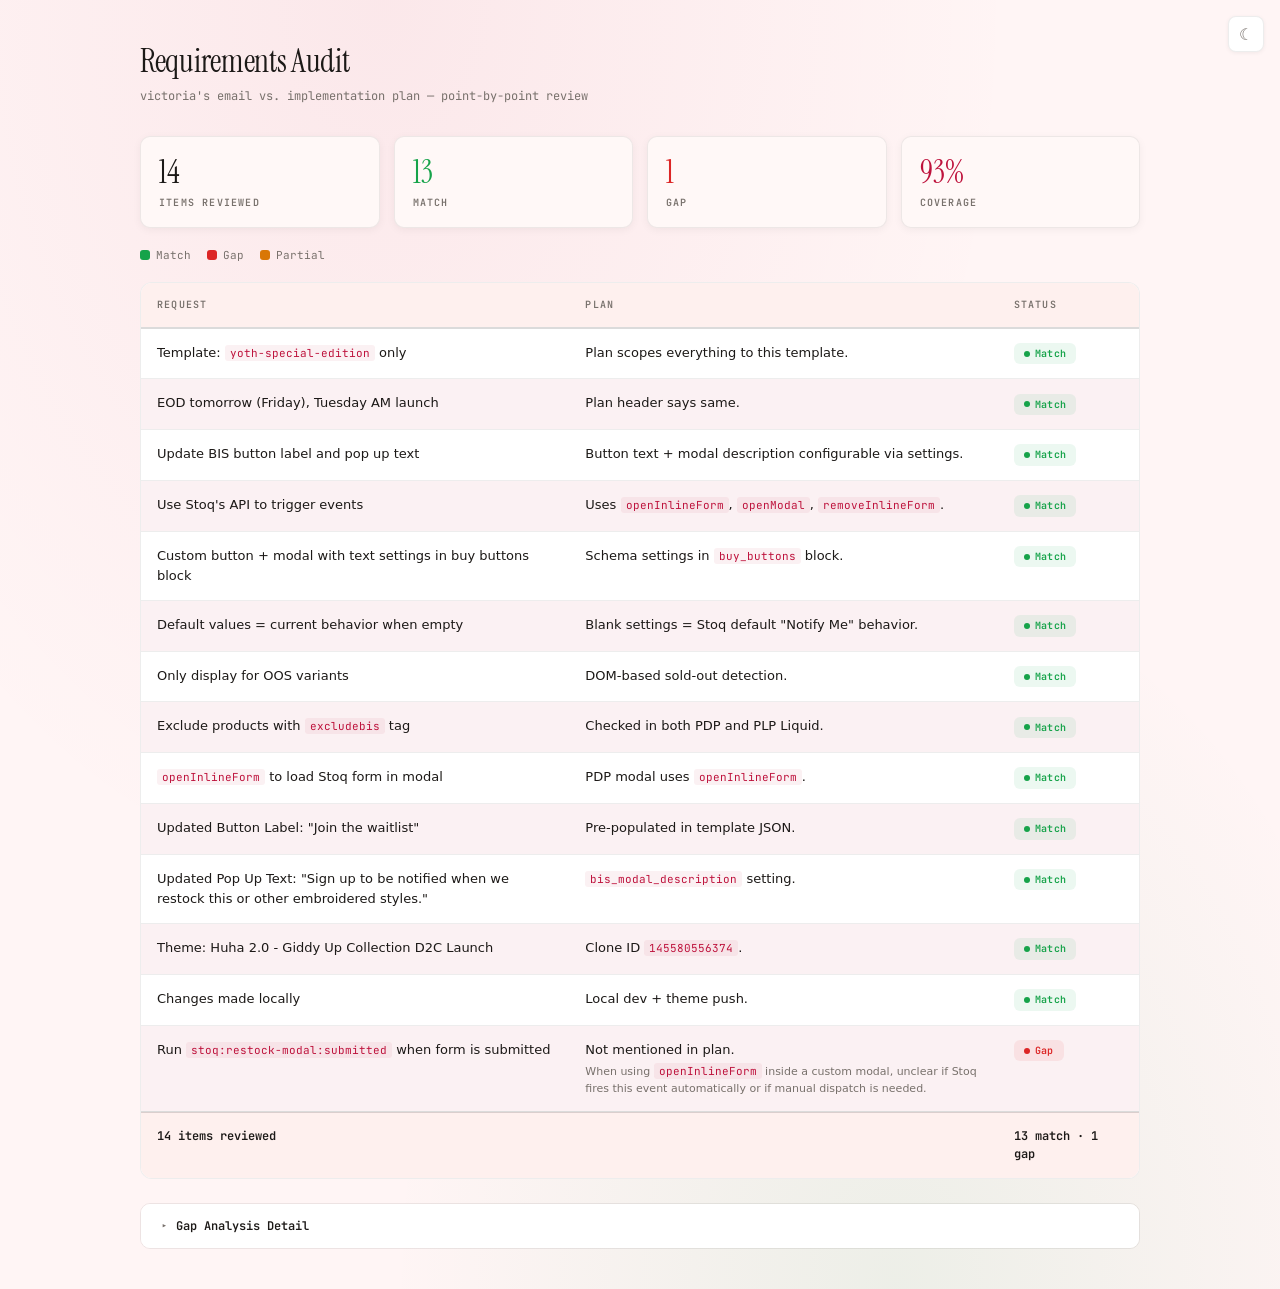
<file: .claude/skills/preview/templates/data-table.html>
<!DOCTYPE html>
<html lang="en">
<head>
<meta charset="UTF-8">
<meta name="viewport" content="width=device-width, initial-scale=1.0">
<title>Requirements Audit — Reference Template</title>
<!--
  Reference template for the ck:preview skill: data tables.
  Rose/cranberry palette — distinctly different from terracotta (architecture)
  and teal (mermaid) templates so agents absorb variety.
  Key patterns demonstrated:
  - Rose/cranberry palette (NOT indigo/violet)
  - KPI summary cards above the table (visual hook before the data)
  - Collapsible <details> section (replaces static callout)
  - Depth tiers: elevated KPIs, default table, collapsible for secondary
  - Real <table> element with sticky header, alternating rows
  - Status indicator badges (match, gap, partial)
  - Text wrapping in wide columns, code references in cells
  - Summary footer row with aggregate status
  - Staggered row animation via --i variable
  - Both light and dark themes via prefers-color-scheme
  - Responsive horizontal scroll wrapper
-->
<link rel="preconnect" href="https://fonts.googleapis.com">
<link rel="preconnect" href="https://fonts.gstatic.com" crossorigin>
<link href="https://fonts.googleapis.com/css2?family=Instrument+Serif&family=JetBrains+Mono:wght@400;500;600&display=swap" rel="stylesheet">
<style>
  /* ============ THEME ============ */
  :root {
    --font-body: 'Instrument Serif', 'Georgia', serif;
    --font-mono: 'JetBrains Mono', 'SF Mono', Consolas, monospace;
    --font-sans: system-ui, -apple-system, sans-serif;

    --bg: #fff5f5;
    --surface: #ffffff;
    --surface2: #fef0ee;
    --surface-elevated: #fff8f7;
    --border: rgba(0, 0, 0, 0.07);
    --border-bright: rgba(0, 0, 0, 0.14);
    --text: #1c1917;
    --text-dim: #78716c;
    --accent: #be123c;
    --accent-dim: rgba(190, 18, 60, 0.06);
    --green: #16a34a;
    --green-dim: rgba(22, 163, 74, 0.08);
    --red: #dc2626;
    --red-dim: rgba(220, 38, 38, 0.08);
    --orange: #d97706;
    --orange-dim: rgba(217, 119, 6, 0.08);
  }

  @media (prefers-color-scheme: dark) {
    :root:not([data-theme="light"]) {
      --bg: #1a0a0a;
      --surface: #231414;
      --surface2: #2e1b1b;
      --surface-elevated: #351f1f;
      --border: rgba(255, 255, 255, 0.06);
      --border-bright: rgba(255, 255, 255, 0.12);
      --text: #fde2e2;
      --text-dim: #c9a3a3;
      --accent: #fb7185;
      --accent-dim: rgba(251, 113, 133, 0.12);
      --green: #4ade80;
      --green-dim: rgba(74, 222, 128, 0.1);
      --red: #f87171;
      --red-dim: rgba(248, 113, 113, 0.1);
      --orange: #fbbf24;
      --orange-dim: rgba(251, 191, 36, 0.1);
    }
  }

  /* ── Dark (manual toggle override) ── */
  [data-theme="dark"] {
    --bg: #1a0a0a;
    --surface: #231414;
    --surface2: #2e1b1b;
    --surface-elevated: #351f1f;
    --border: rgba(255, 255, 255, 0.06);
    --border-bright: rgba(255, 255, 255, 0.12);
    --text: #fde2e2;
    --text-dim: #c9a3a3;
    --accent: #fb7185;
    --accent-dim: rgba(251, 113, 133, 0.12);
    --green: #4ade80;
    --green-dim: rgba(74, 222, 128, 0.1);
    --red: #f87171;
    --red-dim: rgba(248, 113, 113, 0.1);
    --orange: #fbbf24;
    --orange-dim: rgba(251, 191, 36, 0.1);
  }

  /* ============ THEME TOGGLE ============ */
  .theme-toggle {
    position: fixed; top: 16px; right: 16px; z-index: 300;
    width: 36px; height: 36px; border-radius: 8px;
    border: 1px solid var(--border); background: var(--surface);
    color: var(--text-dim); cursor: pointer;
    display: flex; align-items: center; justify-content: center;
    font-size: 16px; transition: background 0.15s, color 0.15s;
    box-shadow: 0 1px 4px rgba(0, 0, 0, 0.06);
  }
  .theme-toggle:hover { background: var(--surface2); color: var(--text); }

  /* ============ RESET + BASE ============ */
  * { margin: 0; padding: 0; box-sizing: border-box; }

  body {
    background: var(--bg);
    background-image:
      radial-gradient(ellipse at 30% 0%, var(--accent-dim) 0%, transparent 50%),
      radial-gradient(ellipse at 70% 100%, var(--green-dim) 0%, transparent 40%);
    color: var(--text);
    font-family: var(--font-sans);
    padding: 40px;
    min-height: 100vh;
  }

  /* ============ ANIMATION ============ */
  @keyframes fadeUp {
    from { opacity: 0; transform: translateY(10px); }
    to { opacity: 1; transform: translateY(0); }
  }

  .animate {
    animation: fadeUp 0.35s ease-out both;
    animation-delay: calc(var(--i, 0) * 0.04s);
  }

  @media (prefers-reduced-motion: reduce) {
    *, *::before, *::after {
      animation-duration: 0.01ms !important;
      animation-delay: 0ms !important;
      transition-duration: 0.01ms !important;
    }
  }

  /* ============ CONTAINER ============ */
  .container {
    max-width: 1000px;
    margin: 0 auto;
  }

  /* ============ HEADER ============ */
  h1 {
    font-family: var(--font-body);
    font-size: 32px;
    font-weight: 400;
    letter-spacing: -0.3px;
    margin-bottom: 6px;
  }

  .subtitle {
    color: var(--text-dim);
    font-family: var(--font-mono);
    font-size: 12px;
    margin-bottom: 32px;
  }

  /* ============ LEGEND ============ */
  .legend {
    display: flex;
    gap: 16px;
    flex-wrap: wrap;
    margin-bottom: 20px;
  }

  .legend-item {
    display: flex;
    align-items: center;
    gap: 6px;
    font-family: var(--font-mono);
    font-size: 11px;
    color: var(--text-dim);
  }

  .legend-swatch {
    width: 10px;
    height: 10px;
    border-radius: 3px;
  }

  /* ============ TABLE WRAPPER ============ */
  .table-wrap {
    background: var(--surface);
    border: 1px solid var(--border);
    border-radius: 12px;
    overflow: hidden;
    margin-bottom: 24px;
  }

  .table-scroll {
    overflow-x: auto;
    -webkit-overflow-scrolling: touch;
  }

  /* ============ TABLE ============ */
  .data-table {
    width: 100%;
    border-collapse: collapse;
    font-size: 13px;
    line-height: 1.55;
  }

  /* Header */
  .data-table thead {
    position: sticky;
    top: 0;
    z-index: 2;
  }

  .data-table th {
    background: var(--surface2);
    font-family: var(--font-mono);
    font-size: 10px;
    font-weight: 600;
    text-transform: uppercase;
    letter-spacing: 1.2px;
    color: var(--text-dim);
    text-align: left;
    padding: 14px 16px;
    border-bottom: 2px solid var(--border-bright);
    white-space: nowrap;
  }

  /* Cells */
  .data-table td {
    padding: 14px 16px;
    border-bottom: 1px solid var(--border);
    vertical-align: top;
  }

  .data-table tbody tr:last-child td {
    border-bottom: none;
  }

  /* Wide text column */
  .data-table .wide {
    min-width: 220px;
    max-width: 440px;
  }

  /* Alternating rows */
  .data-table tbody tr:nth-child(even) {
    background: var(--accent-dim);
  }

  /* Row hover + animation stagger */
  .data-table tbody tr {
    transition: background 0.15s ease;
    animation: fadeUp 0.35s ease-out both;
    animation-delay: calc(var(--i, 0) * 0.04s);
  }

  .data-table tbody tr:hover {
    background: var(--border);
  }

  /* Code in cells */
  .data-table code {
    font-family: var(--font-mono);
    font-size: 11px;
    background: var(--accent-dim);
    color: var(--accent);
    padding: 1px 5px;
    border-radius: 3px;
  }

  /* Secondary text */
  .data-table small {
    display: block;
    color: var(--text-dim);
    font-size: 11px;
    margin-top: 3px;
  }

  /* ============ STATUS BADGES ============ */
  .status {
    display: inline-flex;
    align-items: center;
    gap: 5px;
    font-family: var(--font-mono);
    font-size: 10px;
    font-weight: 600;
    padding: 3px 10px;
    border-radius: 6px;
    white-space: nowrap;
    letter-spacing: 0.3px;
  }

  .status--match {
    background: var(--green-dim);
    color: var(--green);
  }

  .status--gap {
    background: var(--red-dim);
    color: var(--red);
  }

  .status--partial {
    background: var(--orange-dim);
    color: var(--orange);
  }

  /* Dot before status text */
  .status::before {
    content: '';
    width: 6px;
    height: 6px;
    border-radius: 50%;
    background: currentColor;
  }

  /* ============ FOOTER ROW ============ */
  .data-table tfoot td {
    background: var(--surface2);
    font-weight: 600;
    font-family: var(--font-mono);
    font-size: 12px;
    border-top: 2px solid var(--border-bright);
    border-bottom: none;
    padding: 14px 16px;
  }

  /* ============ KPI SUMMARY ============ */
  .kpi-row {
    display: grid;
    grid-template-columns: repeat(auto-fit, minmax(140px, 1fr));
    gap: 14px;
    margin-bottom: 20px;
  }

  .kpi-card {
    background: var(--surface-elevated, var(--surface));
    border: 1px solid var(--border);
    border-radius: 10px;
    padding: 18px;
    box-shadow: 0 2px 8px rgba(0, 0, 0, 0.05);
  }

  .kpi-card__value {
    font-family: var(--font-body);
    font-size: 32px;
    font-weight: 400;
    line-height: 1.1;
    font-variant-numeric: tabular-nums;
  }

  .kpi-card__value--green { color: var(--green); }
  .kpi-card__value--red { color: var(--red); }
  .kpi-card__value--orange { color: var(--orange); }

  .kpi-card__label {
    font-family: var(--font-mono);
    font-size: 10px;
    font-weight: 600;
    text-transform: uppercase;
    letter-spacing: 1.2px;
    color: var(--text-dim);
    margin-top: 6px;
  }

  /* ============ COLLAPSIBLE ============ */
  details.collapsible {
    border: 1px solid var(--border);
    border-radius: 10px;
    overflow: hidden;
  }

  details.collapsible summary {
    padding: 14px 20px;
    background: var(--surface);
    font-family: var(--font-mono);
    font-size: 12px;
    font-weight: 600;
    cursor: pointer;
    list-style: none;
    display: flex;
    align-items: center;
    gap: 8px;
    color: var(--text);
    transition: background 0.15s ease;
  }

  details.collapsible summary:hover {
    background: var(--surface-elevated, var(--surface));
  }

  details.collapsible summary::-webkit-details-marker { display: none; }

  details.collapsible summary::before {
    content: '▸';
    font-size: 11px;
    color: var(--text-dim);
    transition: transform 0.15s ease;
  }

  details.collapsible[open] summary::before {
    transform: rotate(90deg);
  }

  details.collapsible .collapsible__body {
    padding: 16px 20px;
    border-top: 1px solid var(--border);
    font-size: 13px;
    line-height: 1.6;
    color: var(--text-dim);
  }

  details.collapsible .collapsible__body strong {
    color: var(--text);
    font-weight: 600;
  }

  details.collapsible .collapsible__body code {
    font-family: var(--font-mono);
    font-size: 11px;
    background: var(--accent-dim);
    color: var(--accent);
    padding: 1px 5px;
    border-radius: 3px;
  }

  /* ============ RESPONSIVE ============ */
  @media (max-width: 768px) {
    body { padding: 16px; }
    h1 { font-size: 24px; }
    .data-table th,
    .data-table td { padding: 10px 12px; }
  }
</style>
</head>
<body>
<button class="theme-toggle" id="themeToggle" title="Toggle theme" aria-label="Toggle light/dark theme"></button>
<script>
(function() {
  var t = document.getElementById('themeToggle');
  var s = localStorage.getItem('theme');
  var i = s || (matchMedia('(prefers-color-scheme: dark)').matches ? 'dark' : 'light');
  if (s) document.documentElement.setAttribute('data-theme', i);
  t.textContent = i === 'dark' ? '\u2600' : '\u263E';
  t.addEventListener('click', function() {
    var c = document.documentElement.getAttribute('data-theme')
      || (matchMedia('(prefers-color-scheme: dark)').matches ? 'dark' : 'light');
    var n = c === 'light' ? 'dark' : 'light';
    document.documentElement.setAttribute('data-theme', n);
    localStorage.setItem('theme', n);
    t.textContent = n === 'dark' ? '\u2600' : '\u263E';
  });
})();
</script>

<div class="container">

  <h1 class="animate" style="--i:0">Requirements Audit</h1>
  <p class="subtitle animate" style="--i:1">victoria's email vs. implementation plan &mdash; point-by-point review</p>

  <div class="kpi-row animate" style="--i:2">
    <div class="kpi-card">
      <div class="kpi-card__value">14</div>
      <div class="kpi-card__label">Items Reviewed</div>
    </div>
    <div class="kpi-card">
      <div class="kpi-card__value kpi-card__value--green">13</div>
      <div class="kpi-card__label">Match</div>
    </div>
    <div class="kpi-card">
      <div class="kpi-card__value kpi-card__value--red">1</div>
      <div class="kpi-card__label">Gap</div>
    </div>
    <div class="kpi-card">
      <div class="kpi-card__value" style="color:var(--accent)">93%</div>
      <div class="kpi-card__label">Coverage</div>
    </div>
  </div>

  <div class="legend animate" style="--i:3">
    <div class="legend-item"><div class="legend-swatch" style="background:var(--green)"></div> Match</div>
    <div class="legend-item"><div class="legend-swatch" style="background:var(--red)"></div> Gap</div>
    <div class="legend-item"><div class="legend-swatch" style="background:var(--orange)"></div> Partial</div>
  </div>

  <div class="table-wrap animate" style="--i:4">
    <div class="table-scroll">
      <table class="data-table">
        <thead>
          <tr>
            <th class="wide">Request</th>
            <th class="wide">Plan</th>
            <th>Status</th>
          </tr>
        </thead>
        <tbody>
          <tr style="--i:4">
            <td class="wide">Template: <code>yoth-special-edition</code> only</td>
            <td class="wide">Plan scopes everything to this template.</td>
            <td><span class="status status--match">Match</span></td>
          </tr>
          <tr style="--i:5">
            <td class="wide">EOD tomorrow (Friday), Tuesday AM launch</td>
            <td class="wide">Plan header says same.</td>
            <td><span class="status status--match">Match</span></td>
          </tr>
          <tr style="--i:6">
            <td class="wide">Update BIS button label and pop up text</td>
            <td class="wide">Button text + modal description configurable via settings.</td>
            <td><span class="status status--match">Match</span></td>
          </tr>
          <tr style="--i:7">
            <td class="wide">Use Stoq's API to trigger events</td>
            <td class="wide">Uses <code>openInlineForm</code>, <code>openModal</code>, <code>removeInlineForm</code>.</td>
            <td><span class="status status--match">Match</span></td>
          </tr>
          <tr style="--i:8">
            <td class="wide">Custom button + modal with text settings in buy buttons block</td>
            <td class="wide">Schema settings in <code>buy_buttons</code> block.</td>
            <td><span class="status status--match">Match</span></td>
          </tr>
          <tr style="--i:9">
            <td class="wide">Default values = current behavior when empty</td>
            <td class="wide">Blank settings = Stoq default "Notify Me" behavior.</td>
            <td><span class="status status--match">Match</span></td>
          </tr>
          <tr style="--i:10">
            <td class="wide">Only display for OOS variants</td>
            <td class="wide">DOM-based sold-out detection.</td>
            <td><span class="status status--match">Match</span></td>
          </tr>
          <tr style="--i:11">
            <td class="wide">Exclude products with <code>excludebis</code> tag</td>
            <td class="wide">Checked in both PDP and PLP Liquid.</td>
            <td><span class="status status--match">Match</span></td>
          </tr>
          <tr style="--i:12">
            <td class="wide"><code>openInlineForm</code> to load Stoq form in modal</td>
            <td class="wide">PDP modal uses <code>openInlineForm</code>.</td>
            <td><span class="status status--match">Match</span></td>
          </tr>
          <tr style="--i:13">
            <td class="wide">Updated Button Label: "Join the waitlist"</td>
            <td class="wide">Pre-populated in template JSON.</td>
            <td><span class="status status--match">Match</span></td>
          </tr>
          <tr style="--i:14">
            <td class="wide">Updated Pop Up Text: "Sign up to be notified when we restock this or other embroidered styles."</td>
            <td class="wide"><code>bis_modal_description</code> setting.</td>
            <td><span class="status status--match">Match</span></td>
          </tr>
          <tr style="--i:15">
            <td class="wide">Theme: Huha 2.0 - Giddy Up Collection D2C Launch</td>
            <td class="wide">Clone ID <code>145580556374</code>.</td>
            <td><span class="status status--match">Match</span></td>
          </tr>
          <tr style="--i:16">
            <td class="wide">Changes made locally</td>
            <td class="wide">Local dev + theme push.</td>
            <td><span class="status status--match">Match</span></td>
          </tr>
          <tr style="--i:17">
            <td class="wide">Run <code>stoq:restock-modal:submitted</code> when form is submitted</td>
            <td class="wide">Not mentioned in plan.
              <small>When using <code>openInlineForm</code> inside a custom modal, unclear if Stoq fires this event automatically or if manual dispatch is needed.</small>
            </td>
            <td><span class="status status--gap">Gap</span></td>
          </tr>
        </tbody>
        <tfoot>
          <tr>
            <td>14 items reviewed</td>
            <td></td>
            <td>13 match &middot; 1 gap</td>
          </tr>
        </tfoot>
      </table>
    </div>
  </div>

  <details class="collapsible animate" style="--i:19">
    <summary>Gap Analysis Detail</summary>
    <div class="collapsible__body">
      <strong>Gap: <code>stoq:restock-modal:submitted</code> event.</strong>
      Michael explicitly requests firing this event on form submission. The plan uses Stoq's <code>openInlineForm</code> inside a custom modal, but doesn't address whether Stoq dispatches this event automatically in that context. If other integrations (Klaviyo, analytics, theme JS) listen for it, missing it could silently break the submission pipeline. Recommend adding an explicit <code>dispatchEvent</code> call as a safety net.
    </div>
  </details>

</div>

</body>
</html>
</file>
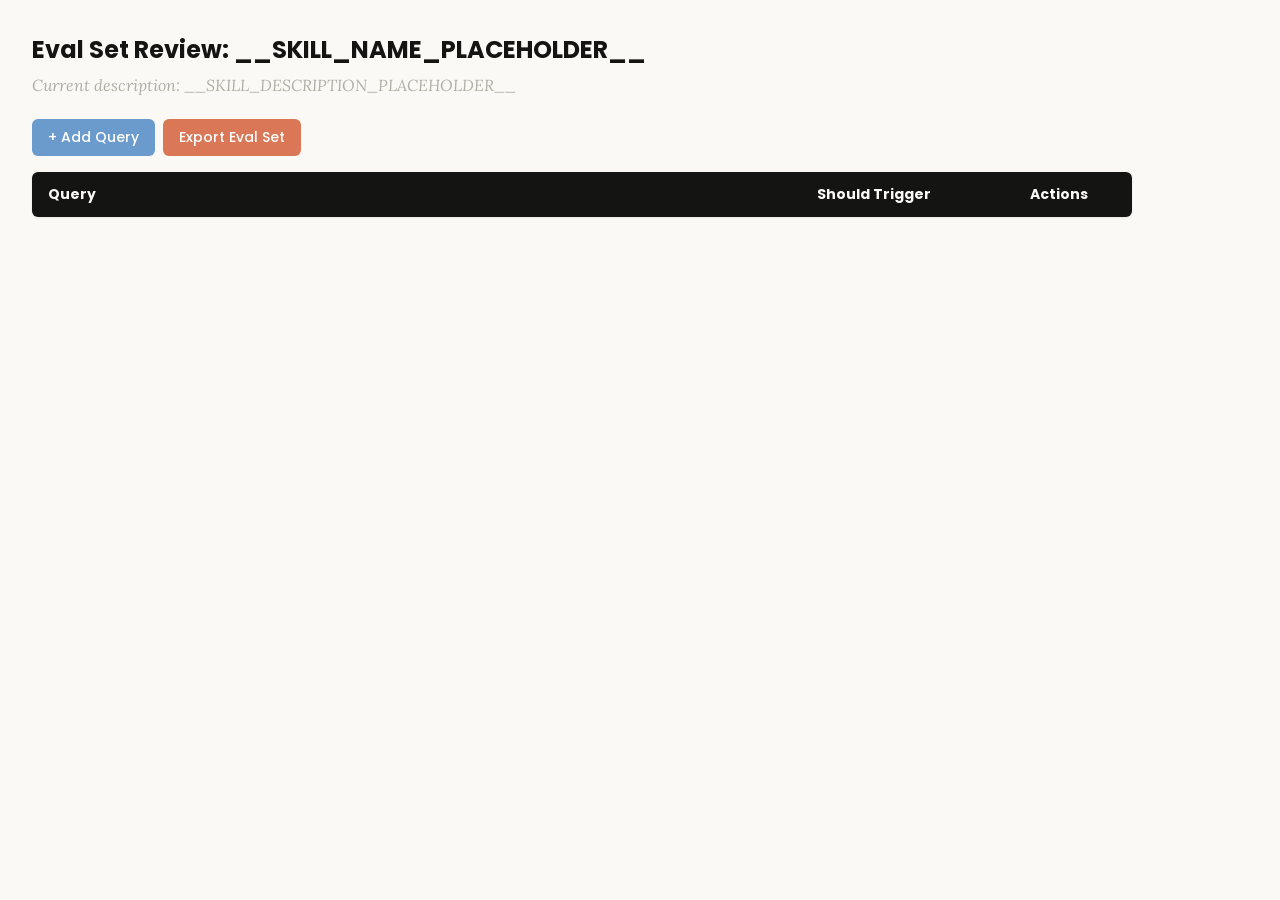
<file: .claude/skills/skill-creator/assets/eval_review.html>
<!DOCTYPE html>
<html lang="en">
<head>
  <meta charset="UTF-8">
  <meta name="viewport" content="width=device-width, initial-scale=1.0">
  <title>Eval Set Review - __SKILL_NAME_PLACEHOLDER__</title>
  <link rel="preconnect" href="https://fonts.googleapis.com">
  <link rel="preconnect" href="https://fonts.gstatic.com" crossorigin>
  <link href="https://fonts.googleapis.com/css2?family=Poppins:wght@500;600&family=Lora:wght@400;500&display=swap" rel="stylesheet">
  <style>
    * { box-sizing: border-box; margin: 0; padding: 0; }
    body { font-family: 'Lora', Georgia, serif; background: #faf9f5; padding: 2rem; color: #141413; }
    h1 { font-family: 'Poppins', sans-serif; margin-bottom: 0.5rem; font-size: 1.5rem; }
    .description { color: #b0aea5; margin-bottom: 1.5rem; font-style: italic; max-width: 900px; }
    .controls { margin-bottom: 1rem; display: flex; gap: 0.5rem; }
    .btn { font-family: 'Poppins', sans-serif; padding: 0.5rem 1rem; border: none; border-radius: 6px; cursor: pointer; font-size: 0.875rem; font-weight: 500; }
    .btn-add { background: #6a9bcc; color: white; }
    .btn-add:hover { background: #5889b8; }
    .btn-export { background: #d97757; color: white; }
    .btn-export:hover { background: #c4613f; }
    table { width: 100%; max-width: 1100px; border-collapse: collapse; background: white; border-radius: 6px; overflow: hidden; box-shadow: 0 1px 3px rgba(0,0,0,0.08); }
    th { font-family: 'Poppins', sans-serif; background: #141413; color: #faf9f5; padding: 0.75rem 1rem; text-align: left; font-size: 0.875rem; }
    td { padding: 0.75rem 1rem; border-bottom: 1px solid #e8e6dc; vertical-align: top; }
    tr:nth-child(even) td { background: #faf9f5; }
    tr:hover td { background: #f3f1ea; }
    .section-header td { background: #e8e6dc; font-family: 'Poppins', sans-serif; font-weight: 500; font-size: 0.8rem; color: #141413; text-transform: uppercase; letter-spacing: 0.05em; }
    .query-input { width: 100%; padding: 0.4rem; border: 1px solid #e8e6dc; border-radius: 4px; font-size: 0.875rem; font-family: 'Lora', Georgia, serif; resize: vertical; min-height: 60px; }
    .query-input:focus { outline: none; border-color: #d97757; box-shadow: 0 0 0 2px rgba(217,119,87,0.15); }
    .toggle { position: relative; display: inline-block; width: 44px; height: 24px; }
    .toggle input { opacity: 0; width: 0; height: 0; }
    .toggle .slider { position: absolute; inset: 0; background: #b0aea5; border-radius: 24px; cursor: pointer; transition: 0.2s; }
    .toggle .slider::before { content: ""; position: absolute; width: 18px; height: 18px; left: 3px; bottom: 3px; background: white; border-radius: 50%; transition: 0.2s; }
    .toggle input:checked + .slider { background: #d97757; }
    .toggle input:checked + .slider::before { transform: translateX(20px); }
    .btn-delete { background: #c44; color: white; padding: 0.3rem 0.6rem; border: none; border-radius: 4px; cursor: pointer; font-size: 0.75rem; font-family: 'Poppins', sans-serif; }
    .btn-delete:hover { background: #a33; }
    .summary { margin-top: 1rem; color: #b0aea5; font-size: 0.875rem; }
  </style>
</head>
<body>
  <h1>Eval Set Review: <span id="skill-name">__SKILL_NAME_PLACEHOLDER__</span></h1>
  <p class="description">Current description: <span id="skill-desc">__SKILL_DESCRIPTION_PLACEHOLDER__</span></p>

  <div class="controls">
    <button class="btn btn-add" onclick="addRow()">+ Add Query</button>
    <button class="btn btn-export" onclick="exportEvalSet()">Export Eval Set</button>
  </div>

  <table>
    <thead>
      <tr>
        <th style="width:65%">Query</th>
        <th style="width:18%">Should Trigger</th>
        <th style="width:10%">Actions</th>
      </tr>
    </thead>
    <tbody id="eval-body"></tbody>
  </table>

  <p class="summary" id="summary"></p>

  <script>
    const EVAL_DATA = __EVAL_DATA_PLACEHOLDER__;

    let evalItems = [...EVAL_DATA];

    function render() {
      const tbody = document.getElementById('eval-body');
      tbody.innerHTML = '';

      // Sort: should-trigger first, then should-not-trigger
      const sorted = evalItems
        .map((item, origIdx) => ({ ...item, origIdx }))
        .sort((a, b) => (b.should_trigger ? 1 : 0) - (a.should_trigger ? 1 : 0));

      let lastGroup = null;
      sorted.forEach(item => {
        const group = item.should_trigger ? 'trigger' : 'no-trigger';
        if (group !== lastGroup) {
          const headerRow = document.createElement('tr');
          headerRow.className = 'section-header';
          headerRow.innerHTML = `<td colspan="3">${item.should_trigger ? 'Should Trigger' : 'Should NOT Trigger'}</td>`;
          tbody.appendChild(headerRow);
          lastGroup = group;
        }

        const idx = item.origIdx;
        const tr = document.createElement('tr');
        tr.innerHTML = `
          <td><textarea class="query-input" onchange="updateQuery(${idx}, this.value)">${escapeHtml(item.query)}</textarea></td>
          <td>
            <label class="toggle">
              <input type="checkbox" ${item.should_trigger ? 'checked' : ''} onchange="updateTrigger(${idx}, this.checked)">
              <span class="slider"></span>
            </label>
            <span style="margin-left:8px;font-size:0.8rem;color:#b0aea5">${item.should_trigger ? 'Yes' : 'No'}</span>
          </td>
          <td><button class="btn-delete" onclick="deleteRow(${idx})">Delete</button></td>
        `;
        tbody.appendChild(tr);
      });
      updateSummary();
    }

    function escapeHtml(text) {
      const div = document.createElement('div');
      div.textContent = text;
      return div.innerHTML;
    }

    function updateQuery(idx, value) { evalItems[idx].query = value; updateSummary(); }
    function updateTrigger(idx, value) { evalItems[idx].should_trigger = value; render(); }
    function deleteRow(idx) { evalItems.splice(idx, 1); render(); }

    function addRow() {
      evalItems.push({ query: '', should_trigger: true });
      render();
      const inputs = document.querySelectorAll('.query-input');
      inputs[inputs.length - 1].focus();
    }

    function updateSummary() {
      const trigger = evalItems.filter(i => i.should_trigger).length;
      const noTrigger = evalItems.filter(i => !i.should_trigger).length;
      document.getElementById('summary').textContent =
        `${evalItems.length} queries total: ${trigger} should trigger, ${noTrigger} should not trigger`;
    }

    function exportEvalSet() {
      const valid = evalItems.filter(i => i.query.trim() !== '');
      const data = valid.map(i => ({ query: i.query.trim(), should_trigger: i.should_trigger }));
      const blob = new Blob([JSON.stringify(data, null, 2)], { type: 'application/json' });
      const url = URL.createObjectURL(blob);
      const a = document.createElement('a');
      a.href = url;
      a.download = 'eval_set.json';
      document.body.appendChild(a);
      a.click();
      document.body.removeChild(a);
      URL.revokeObjectURL(url);
    }

    render();
  </script>
</body>
</html>
</file>
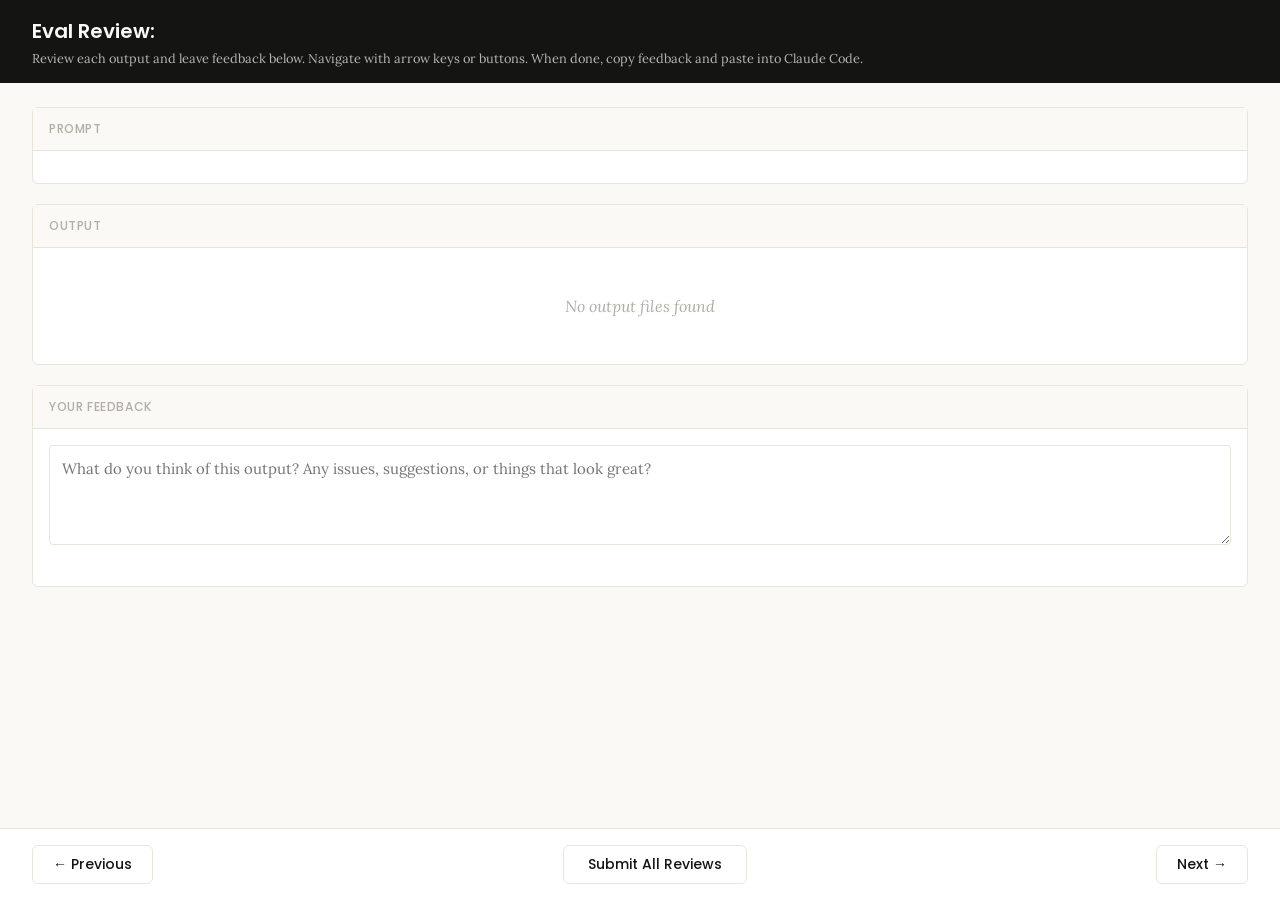
<file: .claude/skills/skill-creator/eval-viewer/viewer.html>
<!DOCTYPE html>
<html lang="en">
<head>
  <meta charset="UTF-8">
  <meta name="viewport" content="width=device-width, initial-scale=1.0">
  <title>Eval Review</title>
  <link rel="preconnect" href="https://fonts.googleapis.com">
  <link rel="preconnect" href="https://fonts.gstatic.com" crossorigin>
  <link href="https://fonts.googleapis.com/css2?family=Poppins:wght@500;600&family=Lora:wght@400;500&display=swap" rel="stylesheet">
  <script src="https://cdn.sheetjs.com/xlsx-0.20.3/package/dist/xlsx.full.min.js" integrity="sha384-EnyY0/GSHQGSxSgMwaIPzSESbqoOLSexfnSMN2AP+39Ckmn92stwABZynq1JyzdT" crossorigin="anonymous"></script>
  <style>
    :root {
      --bg: #faf9f5;
      --surface: #ffffff;
      --border: #e8e6dc;
      --text: #141413;
      --text-muted: #b0aea5;
      --accent: #d97757;
      --accent-hover: #c4613f;
      --green: #788c5d;
      --green-bg: #eef2e8;
      --red: #c44;
      --red-bg: #fceaea;
      --header-bg: #141413;
      --header-text: #faf9f5;
      --radius: 6px;
    }

    * { box-sizing: border-box; margin: 0; padding: 0; }

    body {
      font-family: 'Lora', Georgia, serif;
      background: var(--bg);
      color: var(--text);
      height: 100vh;
      display: flex;
      flex-direction: column;
    }

    /* ---- Header ---- */
    .header {
      background: var(--header-bg);
      color: var(--header-text);
      padding: 1rem 2rem;
      display: flex;
      justify-content: space-between;
      align-items: center;
      flex-shrink: 0;
    }
    .header h1 {
      font-family: 'Poppins', sans-serif;
      font-size: 1.25rem;
      font-weight: 600;
    }
    .header .instructions {
      font-size: 0.8rem;
      opacity: 0.7;
      margin-top: 0.25rem;
    }
    .header .progress {
      font-size: 0.875rem;
      opacity: 0.8;
      text-align: right;
    }

    /* ---- Main content ---- */
    .main {
      flex: 1;
      overflow-y: auto;
      padding: 1.5rem 2rem;
      display: flex;
      flex-direction: column;
      gap: 1.25rem;
    }

    /* ---- Sections ---- */
    .section {
      background: var(--surface);
      border: 1px solid var(--border);
      border-radius: var(--radius);
      flex-shrink: 0;
    }
    .section-header {
      font-family: 'Poppins', sans-serif;
      padding: 0.75rem 1rem;
      font-size: 0.75rem;
      font-weight: 500;
      text-transform: uppercase;
      letter-spacing: 0.05em;
      color: var(--text-muted);
      border-bottom: 1px solid var(--border);
      background: var(--bg);
    }
    .section-body {
      padding: 1rem;
    }

    /* ---- Config badge ---- */
    .config-badge {
      display: inline-block;
      padding: 0.2rem 0.625rem;
      border-radius: 9999px;
      font-family: 'Poppins', sans-serif;
      font-size: 0.6875rem;
      font-weight: 600;
      text-transform: uppercase;
      letter-spacing: 0.03em;
      margin-left: 0.75rem;
      vertical-align: middle;
    }
    .config-badge.config-primary {
      background: rgba(33, 150, 243, 0.12);
      color: #1976d2;
    }
    .config-badge.config-baseline {
      background: rgba(255, 193, 7, 0.15);
      color: #f57f17;
    }

    /* ---- Prompt ---- */
    .prompt-text {
      white-space: pre-wrap;
      font-size: 0.9375rem;
      line-height: 1.6;
    }

    /* ---- Outputs ---- */
    .output-file {
      border: 1px solid var(--border);
      border-radius: var(--radius);
      overflow: hidden;
    }
    .output-file + .output-file {
      margin-top: 1rem;
    }
    .output-file-header {
      padding: 0.5rem 0.75rem;
      font-size: 0.8rem;
      font-weight: 600;
      color: var(--text-muted);
      background: var(--bg);
      border-bottom: 1px solid var(--border);
      font-family: 'SF Mono', SFMono-Regular, Consolas, 'Liberation Mono', Menlo, monospace;
      display: flex;
      justify-content: space-between;
      align-items: center;
    }
    .output-file-header .dl-btn {
      font-size: 0.7rem;
      color: var(--accent);
      text-decoration: none;
      cursor: pointer;
      font-family: -apple-system, BlinkMacSystemFont, 'Segoe UI', sans-serif;
      font-weight: 500;
      opacity: 0.8;
    }
    .output-file-header .dl-btn:hover {
      opacity: 1;
      text-decoration: underline;
    }
    .output-file-content {
      padding: 0.75rem;
      overflow-x: auto;
    }
    .output-file-content pre {
      font-size: 0.8125rem;
      line-height: 1.5;
      white-space: pre-wrap;
      word-break: break-word;
      font-family: 'SF Mono', SFMono-Regular, Consolas, 'Liberation Mono', Menlo, monospace;
    }
    .output-file-content img {
      max-width: 100%;
      height: auto;
      border-radius: 4px;
    }
    .output-file-content iframe {
      width: 100%;
      height: 600px;
      border: none;
    }
    .output-file-content table {
      border-collapse: collapse;
      font-size: 0.8125rem;
      width: 100%;
    }
    .output-file-content table td,
    .output-file-content table th {
      border: 1px solid var(--border);
      padding: 0.375rem 0.5rem;
      text-align: left;
    }
    .output-file-content table th {
      background: var(--bg);
      font-weight: 600;
    }
    .output-file-content .download-link {
      display: inline-flex;
      align-items: center;
      gap: 0.5rem;
      padding: 0.5rem 1rem;
      background: var(--bg);
      border: 1px solid var(--border);
      border-radius: 4px;
      color: var(--accent);
      text-decoration: none;
      font-size: 0.875rem;
      cursor: pointer;
    }
    .output-file-content .download-link:hover {
      background: var(--border);
    }
    .empty-state {
      color: var(--text-muted);
      font-style: italic;
      padding: 2rem;
      text-align: center;
    }

    /* ---- Feedback ---- */
    .prev-feedback {
      background: var(--bg);
      border: 1px solid var(--border);
      border-radius: 4px;
      padding: 0.625rem 0.75rem;
      margin-top: 0.75rem;
      font-size: 0.8125rem;
      color: var(--text-muted);
      line-height: 1.5;
    }
    .prev-feedback-label {
      font-size: 0.7rem;
      font-weight: 600;
      text-transform: uppercase;
      letter-spacing: 0.04em;
      margin-bottom: 0.25rem;
      color: var(--text-muted);
    }
    .feedback-textarea {
      width: 100%;
      min-height: 100px;
      padding: 0.75rem;
      border: 1px solid var(--border);
      border-radius: 4px;
      font-family: inherit;
      font-size: 0.9375rem;
      line-height: 1.5;
      resize: vertical;
      color: var(--text);
    }
    .feedback-textarea:focus {
      outline: none;
      border-color: var(--accent);
      box-shadow: 0 0 0 3px rgba(37, 99, 235, 0.1);
    }
    .feedback-status {
      font-size: 0.75rem;
      color: var(--text-muted);
      margin-top: 0.5rem;
      min-height: 1.1em;
    }

    /* ---- Grades (collapsible) ---- */
    .grades-toggle {
      display: flex;
      align-items: center;
      cursor: pointer;
      user-select: none;
    }
    .grades-toggle:hover {
      color: var(--accent);
    }
    .grades-toggle .arrow {
      margin-right: 0.5rem;
      transition: transform 0.15s;
      font-size: 0.75rem;
    }
    .grades-toggle .arrow.open {
      transform: rotate(90deg);
    }
    .grades-content {
      display: none;
      margin-top: 0.75rem;
    }
    .grades-content.open {
      display: block;
    }
    .grades-summary {
      font-size: 0.875rem;
      margin-bottom: 0.75rem;
      display: flex;
      align-items: center;
      gap: 0.5rem;
    }
    .grade-badge {
      display: inline-block;
      padding: 0.125rem 0.5rem;
      border-radius: 9999px;
      font-size: 0.75rem;
      font-weight: 600;
    }
    .grade-pass { background: var(--green-bg); color: var(--green); }
    .grade-fail { background: var(--red-bg); color: var(--red); }
    .assertion-list {
      list-style: none;
    }
    .assertion-item {
      padding: 0.625rem 0;
      border-bottom: 1px solid var(--border);
      font-size: 0.8125rem;
    }
    .assertion-item:last-child { border-bottom: none; }
    .assertion-status {
      font-weight: 600;
      margin-right: 0.5rem;
    }
    .assertion-status.pass { color: var(--green); }
    .assertion-status.fail { color: var(--red); }
    .assertion-evidence {
      color: var(--text-muted);
      font-size: 0.75rem;
      margin-top: 0.25rem;
      padding-left: 1.5rem;
    }

    /* ---- View tabs ---- */
    .view-tabs {
      display: flex;
      gap: 0;
      padding: 0 2rem;
      background: var(--bg);
      border-bottom: 1px solid var(--border);
      flex-shrink: 0;
    }
    .view-tab {
      font-family: 'Poppins', sans-serif;
      padding: 0.625rem 1.25rem;
      font-size: 0.8125rem;
      font-weight: 500;
      cursor: pointer;
      border: none;
      background: none;
      color: var(--text-muted);
      border-bottom: 2px solid transparent;
      transition: all 0.15s;
    }
    .view-tab:hover { color: var(--text); }
    .view-tab.active {
      color: var(--accent);
      border-bottom-color: var(--accent);
    }
    .view-panel { display: none; }
    .view-panel.active { display: flex; flex-direction: column; flex: 1; overflow: hidden; }

    /* ---- Benchmark view ---- */
    .benchmark-view {
      padding: 1.5rem 2rem;
      overflow-y: auto;
      flex: 1;
    }
    .benchmark-table {
      border-collapse: collapse;
      background: var(--surface);
      border: 1px solid var(--border);
      border-radius: var(--radius);
      font-size: 0.8125rem;
      width: 100%;
      margin-bottom: 1.5rem;
    }
    .benchmark-table th, .benchmark-table td {
      padding: 0.625rem 0.75rem;
      text-align: left;
      border: 1px solid var(--border);
    }
    .benchmark-table th {
      font-family: 'Poppins', sans-serif;
      background: var(--header-bg);
      color: var(--header-text);
      font-weight: 500;
      font-size: 0.75rem;
      text-transform: uppercase;
      letter-spacing: 0.04em;
    }
    .benchmark-table tr:hover { background: var(--bg); }
    .benchmark-table tr.benchmark-row-with { background: rgba(33, 150, 243, 0.06); }
    .benchmark-table tr.benchmark-row-without { background: rgba(255, 193, 7, 0.06); }
    .benchmark-table tr.benchmark-row-with:hover { background: rgba(33, 150, 243, 0.12); }
    .benchmark-table tr.benchmark-row-without:hover { background: rgba(255, 193, 7, 0.12); }
    .benchmark-table tr.benchmark-row-avg { font-weight: 600; border-top: 2px solid var(--border); }
    .benchmark-table tr.benchmark-row-avg.benchmark-row-with { background: rgba(33, 150, 243, 0.12); }
    .benchmark-table tr.benchmark-row-avg.benchmark-row-without { background: rgba(255, 193, 7, 0.12); }
    .benchmark-delta-positive { color: var(--green); font-weight: 600; }
    .benchmark-delta-negative { color: var(--red); font-weight: 600; }
    .benchmark-notes {
      background: var(--surface);
      border: 1px solid var(--border);
      border-radius: var(--radius);
      padding: 1rem;
    }
    .benchmark-notes h3 {
      font-family: 'Poppins', sans-serif;
      font-size: 0.875rem;
      margin-bottom: 0.75rem;
    }
    .benchmark-notes ul {
      list-style: disc;
      padding-left: 1.25rem;
    }
    .benchmark-notes li {
      font-size: 0.8125rem;
      line-height: 1.6;
      margin-bottom: 0.375rem;
    }
    .benchmark-empty {
      color: var(--text-muted);
      font-style: italic;
      text-align: center;
      padding: 3rem;
    }

    /* ---- Navigation ---- */
    .nav {
      display: flex;
      justify-content: space-between;
      align-items: center;
      padding: 1rem 2rem;
      border-top: 1px solid var(--border);
      background: var(--surface);
      flex-shrink: 0;
    }
    .nav-btn {
      font-family: 'Poppins', sans-serif;
      padding: 0.5rem 1.25rem;
      border: 1px solid var(--border);
      border-radius: var(--radius);
      background: var(--surface);
      cursor: pointer;
      font-size: 0.875rem;
      font-weight: 500;
      color: var(--text);
      transition: all 0.15s;
    }
    .nav-btn:hover:not(:disabled) {
      background: var(--bg);
      border-color: var(--text-muted);
    }
    .nav-btn:disabled {
      opacity: 0.4;
      cursor: not-allowed;
    }
    .done-btn {
      font-family: 'Poppins', sans-serif;
      padding: 0.5rem 1.5rem;
      border: 1px solid var(--border);
      border-radius: var(--radius);
      background: var(--surface);
      color: var(--text);
      cursor: pointer;
      font-size: 0.875rem;
      font-weight: 500;
      transition: all 0.15s;
    }
    .done-btn:hover {
      background: var(--bg);
      border-color: var(--text-muted);
    }
    .done-btn.ready {
      border: none;
      background: var(--accent);
      color: white;
      font-weight: 600;
    }
    .done-btn.ready:hover {
      background: var(--accent-hover);
    }
    /* ---- Done overlay ---- */
    .done-overlay {
      display: none;
      position: fixed;
      inset: 0;
      background: rgba(0, 0, 0, 0.5);
      z-index: 100;
      justify-content: center;
      align-items: center;
    }
    .done-overlay.visible {
      display: flex;
    }
    .done-card {
      background: var(--surface);
      border-radius: 12px;
      padding: 2rem 3rem;
      text-align: center;
      box-shadow: 0 20px 60px rgba(0, 0, 0, 0.3);
      max-width: 500px;
    }
    .done-card h2 {
      font-size: 1.5rem;
      margin-bottom: 0.5rem;
    }
    .done-card p {
      color: var(--text-muted);
      margin-bottom: 1.5rem;
      line-height: 1.5;
    }
    .done-card .btn-row {
      display: flex;
      gap: 0.5rem;
      justify-content: center;
    }
    .done-card button {
      padding: 0.5rem 1.25rem;
      border: 1px solid var(--border);
      border-radius: var(--radius);
      background: var(--surface);
      cursor: pointer;
      font-size: 0.875rem;
    }
    .done-card button:hover {
      background: var(--bg);
    }
    /* ---- Toast ---- */
    .toast {
      position: fixed;
      bottom: 5rem;
      left: 50%;
      transform: translateX(-50%);
      background: var(--header-bg);
      color: var(--header-text);
      padding: 0.625rem 1.25rem;
      border-radius: var(--radius);
      font-size: 0.875rem;
      opacity: 0;
      transition: opacity 0.3s;
      pointer-events: none;
      z-index: 200;
    }
    .toast.visible {
      opacity: 1;
    }
  </style>
</head>
<body>
  <div id="app" style="height:100vh; display:flex; flex-direction:column;">
    <div class="header">
      <div>
        <h1>Eval Review: <span id="skill-name"></span></h1>
        <div class="instructions">Review each output and leave feedback below. Navigate with arrow keys or buttons. When done, copy feedback and paste into Claude Code.</div>
      </div>
      <div class="progress" id="progress"></div>
    </div>

    <!-- View tabs (only shown when benchmark data exists) -->
    <div class="view-tabs" id="view-tabs" style="display:none;">
      <button class="view-tab active" onclick="switchView('outputs')">Outputs</button>
      <button class="view-tab" onclick="switchView('benchmark')">Benchmark</button>
    </div>

    <!-- Outputs panel (qualitative review) -->
    <div class="view-panel active" id="panel-outputs">
    <div class="main">
      <!-- Prompt -->
      <div class="section">
        <div class="section-header">Prompt <span class="config-badge" id="config-badge" style="display:none;"></span></div>
        <div class="section-body">
          <div class="prompt-text" id="prompt-text"></div>
        </div>
      </div>

      <!-- Outputs -->
      <div class="section">
        <div class="section-header">Output</div>
        <div class="section-body" id="outputs-body">
          <div class="empty-state">No output files found</div>
        </div>
      </div>

      <!-- Previous Output (collapsible) -->
      <div class="section" id="prev-outputs-section" style="display:none;">
        <div class="section-header">
          <div class="grades-toggle" onclick="togglePrevOutputs()">
            <span class="arrow" id="prev-outputs-arrow">&#9654;</span>
            Previous Output
          </div>
        </div>
        <div class="grades-content" id="prev-outputs-content"></div>
      </div>

      <!-- Grades (collapsible) -->
      <div class="section" id="grades-section" style="display:none;">
        <div class="section-header">
          <div class="grades-toggle" onclick="toggleGrades()">
            <span class="arrow" id="grades-arrow">&#9654;</span>
            Formal Grades
          </div>
        </div>
        <div class="grades-content" id="grades-content"></div>
      </div>

      <!-- Feedback -->
      <div class="section">
        <div class="section-header">Your Feedback</div>
        <div class="section-body">
          <textarea
            class="feedback-textarea"
            id="feedback"
            placeholder="What do you think of this output? Any issues, suggestions, or things that look great?"
          ></textarea>
          <div class="feedback-status" id="feedback-status"></div>
          <div class="prev-feedback" id="prev-feedback" style="display:none;">
            <div class="prev-feedback-label">Previous feedback</div>
            <div id="prev-feedback-text"></div>
          </div>
        </div>
      </div>
    </div>

    <div class="nav" id="outputs-nav">
      <button class="nav-btn" id="prev-btn" onclick="navigate(-1)">&#8592; Previous</button>
      <button class="done-btn" id="done-btn" onclick="showDoneDialog()">Submit All Reviews</button>
      <button class="nav-btn" id="next-btn" onclick="navigate(1)">Next &#8594;</button>
    </div>
    </div><!-- end panel-outputs -->

    <!-- Benchmark panel (quantitative stats) -->
    <div class="view-panel" id="panel-benchmark">
      <div class="benchmark-view" id="benchmark-content">
        <div class="benchmark-empty">No benchmark data available. Run a benchmark to see quantitative results here.</div>
      </div>
    </div>
  </div>

  <!-- Done overlay -->
  <div class="done-overlay" id="done-overlay">
    <div class="done-card">
      <h2>Review Complete</h2>
      <p>Your feedback has been saved. Go back to your Claude Code session and tell Claude you're done reviewing.</p>
      <div class="btn-row">
        <button onclick="closeDoneDialog()">OK</button>
      </div>
    </div>
  </div>

  <!-- Toast -->
  <div class="toast" id="toast"></div>

  <script>
    // ---- Embedded data (injected by generate_review.py) ----
    /*__EMBEDDED_DATA__*/

    // ---- State ----
    let feedbackMap = {};  // run_id -> feedback text
    let currentIndex = 0;
    let visitedRuns = new Set();

    // ---- Init ----
    async function init() {
      // Load saved feedback from server — but only if this isn't a fresh
      // iteration (indicated by previous_feedback being present). When
      // previous feedback exists, the feedback.json on disk is stale from
      // the prior iteration and should not pre-fill the textareas.
      const hasPrevious = Object.keys(EMBEDDED_DATA.previous_feedback || {}).length > 0
        || Object.keys(EMBEDDED_DATA.previous_outputs || {}).length > 0;
      if (!hasPrevious) {
        try {
          const resp = await fetch("/api/feedback");
          const data = await resp.json();
          if (data.reviews) {
            for (const r of data.reviews) feedbackMap[r.run_id] = r.feedback;
          }
        } catch { /* first run, no feedback yet */ }
      }

      document.getElementById("skill-name").textContent = EMBEDDED_DATA.skill_name;
      showRun(0);

      // Wire up feedback auto-save
      const textarea = document.getElementById("feedback");
      let saveTimeout = null;
      textarea.addEventListener("input", () => {
        clearTimeout(saveTimeout);
        document.getElementById("feedback-status").textContent = "";
        saveTimeout = setTimeout(() => saveCurrentFeedback(), 800);
      });
    }

    // ---- Navigation ----
    function navigate(delta) {
      const newIndex = currentIndex + delta;
      if (newIndex >= 0 && newIndex < EMBEDDED_DATA.runs.length) {
        saveCurrentFeedback();
        showRun(newIndex);
      }
    }

    function updateNavButtons() {
      document.getElementById("prev-btn").disabled = currentIndex === 0;
      document.getElementById("next-btn").disabled =
        currentIndex === EMBEDDED_DATA.runs.length - 1;
    }

    // ---- Show a run ----
    function showRun(index) {
      currentIndex = index;
      const run = EMBEDDED_DATA.runs[index];

      // Progress
      document.getElementById("progress").textContent =
        `${index + 1} of ${EMBEDDED_DATA.runs.length}`;

      // Prompt
      document.getElementById("prompt-text").textContent = run.prompt;

      // Config badge
      const badge = document.getElementById("config-badge");
      const configMatch = run.id.match(/(with_skill|without_skill|new_skill|old_skill)/);
      if (configMatch) {
        const config = configMatch[1];
        const isBaseline = config === "without_skill" || config === "old_skill";
        badge.textContent = config.replace(/_/g, " ");
        badge.className = "config-badge " + (isBaseline ? "config-baseline" : "config-primary");
        badge.style.display = "inline-block";
      } else {
        badge.style.display = "none";
      }

      // Outputs
      renderOutputs(run);

      // Previous outputs
      renderPrevOutputs(run);

      // Grades
      renderGrades(run);

      // Previous feedback
      const prevFb = (EMBEDDED_DATA.previous_feedback || {})[run.id];
      const prevEl = document.getElementById("prev-feedback");
      if (prevFb) {
        document.getElementById("prev-feedback-text").textContent = prevFb;
        prevEl.style.display = "block";
      } else {
        prevEl.style.display = "none";
      }

      // Feedback
      document.getElementById("feedback").value = feedbackMap[run.id] || "";
      document.getElementById("feedback-status").textContent = "";

      updateNavButtons();

      // Track visited runs and promote done button when all visited
      visitedRuns.add(index);
      const doneBtn = document.getElementById("done-btn");
      if (visitedRuns.size >= EMBEDDED_DATA.runs.length) {
        doneBtn.classList.add("ready");
      }

      // Scroll main content to top
      document.querySelector(".main").scrollTop = 0;
    }

    // ---- Render outputs ----
    function renderOutputs(run) {
      const container = document.getElementById("outputs-body");
      container.innerHTML = "";

      const outputs = run.outputs || [];
      if (outputs.length === 0) {
        container.innerHTML = '<div class="empty-state">No output files</div>';
        return;
      }

      for (const file of outputs) {
        const fileDiv = document.createElement("div");
        fileDiv.className = "output-file";

        // Always show file header with download link
        const header = document.createElement("div");
        header.className = "output-file-header";
        const nameSpan = document.createElement("span");
        nameSpan.textContent = file.name;
        header.appendChild(nameSpan);
        const dlBtn = document.createElement("a");
        dlBtn.className = "dl-btn";
        dlBtn.textContent = "Download";
        dlBtn.download = file.name;
        dlBtn.href = getDownloadUri(file);
        header.appendChild(dlBtn);
        fileDiv.appendChild(header);

        const content = document.createElement("div");
        content.className = "output-file-content";

        if (file.type === "text") {
          const pre = document.createElement("pre");
          pre.textContent = file.content;
          content.appendChild(pre);
        } else if (file.type === "image") {
          const img = document.createElement("img");
          img.src = file.data_uri;
          img.alt = file.name;
          content.appendChild(img);
        } else if (file.type === "pdf") {
          const iframe = document.createElement("iframe");
          iframe.src = file.data_uri;
          content.appendChild(iframe);
        } else if (file.type === "xlsx") {
          renderXlsx(content, file.data_b64);
        } else if (file.type === "binary") {
          const a = document.createElement("a");
          a.className = "download-link";
          a.href = file.data_uri;
          a.download = file.name;
          a.textContent = "Download " + file.name;
          content.appendChild(a);
        } else if (file.type === "error") {
          const pre = document.createElement("pre");
          pre.textContent = file.content;
          pre.style.color = "var(--red)";
          content.appendChild(pre);
        }

        fileDiv.appendChild(content);
        container.appendChild(fileDiv);
      }
    }

    // ---- XLSX rendering via SheetJS ----
    function renderXlsx(container, b64Data) {
      try {
        const raw = Uint8Array.from(atob(b64Data), c => c.charCodeAt(0));
        const wb = XLSX.read(raw, { type: "array" });

        for (let i = 0; i < wb.SheetNames.length; i++) {
          const sheetName = wb.SheetNames[i];
          const ws = wb.Sheets[sheetName];

          if (wb.SheetNames.length > 1) {
            const sheetLabel = document.createElement("div");
            sheetLabel.style.cssText =
              "font-weight:600; font-size:0.8rem; color:#b0aea5; margin-top:0.5rem; margin-bottom:0.25rem;";
            sheetLabel.textContent = "Sheet: " + sheetName;
            container.appendChild(sheetLabel);
          }

          const htmlStr = XLSX.utils.sheet_to_html(ws, { editable: false });
          const wrapper = document.createElement("div");
          wrapper.innerHTML = htmlStr;
          container.appendChild(wrapper);
        }
      } catch (err) {
        container.textContent = "Error rendering spreadsheet: " + err.message;
      }
    }

    // ---- Grades ----
    function renderGrades(run) {
      const section = document.getElementById("grades-section");
      const content = document.getElementById("grades-content");

      if (!run.grading) {
        section.style.display = "none";
        return;
      }

      const grading = run.grading;
      section.style.display = "block";
      // Reset to collapsed
      content.classList.remove("open");
      document.getElementById("grades-arrow").classList.remove("open");

      const summary = grading.summary || {};
      const expectations = grading.expectations || [];

      let html = '<div style="padding: 1rem;">';

      // Summary line
      const passRate = summary.pass_rate != null
        ? Math.round(summary.pass_rate * 100) + "%"
        : "?";
      const badgeClass = summary.pass_rate >= 0.8 ? "grade-pass" : summary.pass_rate >= 0.5 ? "" : "grade-fail";
      html += '<div class="grades-summary">';
      html += '<span class="grade-badge ' + badgeClass + '">' + passRate + '</span>';
      html += '<span>' + (summary.passed || 0) + ' passed, ' + (summary.failed || 0) + ' failed of ' + (summary.total || 0) + '</span>';
      html += '</div>';

      // Assertions list
      html += '<ul class="assertion-list">';
      for (const exp of expectations) {
        const statusClass = exp.passed ? "pass" : "fail";
        const statusIcon = exp.passed ? "\u2713" : "\u2717";
        html += '<li class="assertion-item">';
        html += '<span class="assertion-status ' + statusClass + '">' + statusIcon + '</span>';
        html += '<span>' + escapeHtml(exp.text) + '</span>';
        if (exp.evidence) {
          html += '<div class="assertion-evidence">' + escapeHtml(exp.evidence) + '</div>';
        }
        html += '</li>';
      }
      html += '</ul>';

      html += '</div>';
      content.innerHTML = html;
    }

    function toggleGrades() {
      const content = document.getElementById("grades-content");
      const arrow = document.getElementById("grades-arrow");
      content.classList.toggle("open");
      arrow.classList.toggle("open");
    }

    // ---- Previous outputs (collapsible) ----
    function renderPrevOutputs(run) {
      const section = document.getElementById("prev-outputs-section");
      const content = document.getElementById("prev-outputs-content");
      const prevOutputs = (EMBEDDED_DATA.previous_outputs || {})[run.id];

      if (!prevOutputs || prevOutputs.length === 0) {
        section.style.display = "none";
        return;
      }

      section.style.display = "block";
      // Reset to collapsed
      content.classList.remove("open");
      document.getElementById("prev-outputs-arrow").classList.remove("open");

      // Render the files into the content area
      content.innerHTML = "";
      const wrapper = document.createElement("div");
      wrapper.style.padding = "1rem";

      for (const file of prevOutputs) {
        const fileDiv = document.createElement("div");
        fileDiv.className = "output-file";

        const header = document.createElement("div");
        header.className = "output-file-header";
        const nameSpan = document.createElement("span");
        nameSpan.textContent = file.name;
        header.appendChild(nameSpan);
        const dlBtn = document.createElement("a");
        dlBtn.className = "dl-btn";
        dlBtn.textContent = "Download";
        dlBtn.download = file.name;
        dlBtn.href = getDownloadUri(file);
        header.appendChild(dlBtn);
        fileDiv.appendChild(header);

        const fc = document.createElement("div");
        fc.className = "output-file-content";

        if (file.type === "text") {
          const pre = document.createElement("pre");
          pre.textContent = file.content;
          fc.appendChild(pre);
        } else if (file.type === "image") {
          const img = document.createElement("img");
          img.src = file.data_uri;
          img.alt = file.name;
          fc.appendChild(img);
        } else if (file.type === "pdf") {
          const iframe = document.createElement("iframe");
          iframe.src = file.data_uri;
          fc.appendChild(iframe);
        } else if (file.type === "xlsx") {
          renderXlsx(fc, file.data_b64);
        } else if (file.type === "binary") {
          const a = document.createElement("a");
          a.className = "download-link";
          a.href = file.data_uri;
          a.download = file.name;
          a.textContent = "Download " + file.name;
          fc.appendChild(a);
        }

        fileDiv.appendChild(fc);
        wrapper.appendChild(fileDiv);
      }

      content.appendChild(wrapper);
    }

    function togglePrevOutputs() {
      const content = document.getElementById("prev-outputs-content");
      const arrow = document.getElementById("prev-outputs-arrow");
      content.classList.toggle("open");
      arrow.classList.toggle("open");
    }

    // ---- Feedback (saved to server -> feedback.json) ----
    function saveCurrentFeedback() {
      const run = EMBEDDED_DATA.runs[currentIndex];
      const text = document.getElementById("feedback").value;

      if (text.trim() === "") {
        delete feedbackMap[run.id];
      } else {
        feedbackMap[run.id] = text;
      }

      // Build reviews array from map
      const reviews = [];
      for (const [run_id, feedback] of Object.entries(feedbackMap)) {
        if (feedback.trim()) {
          reviews.push({ run_id, feedback, timestamp: new Date().toISOString() });
        }
      }

      fetch("/api/feedback", {
        method: "POST",
        headers: { "Content-Type": "application/json" },
        body: JSON.stringify({ reviews, status: "in_progress" }),
      }).then(() => {
        document.getElementById("feedback-status").textContent = "Saved";
      }).catch(() => {
        // Static mode or server unavailable — no-op on auto-save,
        // feedback will be downloaded on final submit
        document.getElementById("feedback-status").textContent = "Will download on submit";
      });
    }

    // ---- Done ----
    function showDoneDialog() {
      // Save current textarea to feedbackMap (but don't POST yet)
      const run = EMBEDDED_DATA.runs[currentIndex];
      const text = document.getElementById("feedback").value;
      if (text.trim() === "") {
        delete feedbackMap[run.id];
      } else {
        feedbackMap[run.id] = text;
      }

      // POST once with status: complete — include ALL runs so the model
      // can distinguish "no feedback" (looks good) from "not reviewed"
      const reviews = [];
      const ts = new Date().toISOString();
      for (const r of EMBEDDED_DATA.runs) {
        reviews.push({ run_id: r.id, feedback: feedbackMap[r.id] || "", timestamp: ts });
      }
      const payload = JSON.stringify({ reviews, status: "complete" }, null, 2);
      fetch("/api/feedback", {
        method: "POST",
        headers: { "Content-Type": "application/json" },
        body: payload,
      }).then(() => {
        document.getElementById("done-overlay").classList.add("visible");
      }).catch(() => {
        // Server not available (static mode) — download as file
        const blob = new Blob([payload], { type: "application/json" });
        const url = URL.createObjectURL(blob);
        const a = document.createElement("a");
        a.href = url;
        a.download = "feedback.json";
        a.click();
        URL.revokeObjectURL(url);
        document.getElementById("done-overlay").classList.add("visible");
      });
    }

    function closeDoneDialog() {
      // Reset status back to in_progress
      saveCurrentFeedback();
      document.getElementById("done-overlay").classList.remove("visible");
    }

    // ---- Toast ----
    function showToast(message) {
      const toast = document.getElementById("toast");
      toast.textContent = message;
      toast.classList.add("visible");
      setTimeout(() => toast.classList.remove("visible"), 2000);
    }

    // ---- Keyboard nav ----
    document.addEventListener("keydown", (e) => {
      // Don't capture when typing in textarea
      if (e.target.tagName === "TEXTAREA") return;

      if (e.key === "ArrowLeft" || e.key === "ArrowUp") {
        e.preventDefault();
        navigate(-1);
      } else if (e.key === "ArrowRight" || e.key === "ArrowDown") {
        e.preventDefault();
        navigate(1);
      }
    });

    // ---- Util ----
    function getDownloadUri(file) {
      if (file.data_uri) return file.data_uri;
      if (file.data_b64) return "data:application/octet-stream;base64," + file.data_b64;
      if (file.type === "text") return "data:text/plain;charset=utf-8," + encodeURIComponent(file.content);
      return "#";
    }

    function escapeHtml(text) {
      const div = document.createElement("div");
      div.textContent = text;
      return div.innerHTML;
    }

    // ---- View switching ----
    function switchView(view) {
      document.querySelectorAll(".view-tab").forEach(t => t.classList.remove("active"));
      document.querySelectorAll(".view-panel").forEach(p => p.classList.remove("active"));
      document.querySelector(`[onclick="switchView('${view}')"]`).classList.add("active");
      document.getElementById("panel-" + view).classList.add("active");
    }

    // ---- Benchmark rendering ----
    function renderBenchmark() {
      const data = EMBEDDED_DATA.benchmark;
      if (!data) return;

      // Show the tabs
      document.getElementById("view-tabs").style.display = "flex";

      const container = document.getElementById("benchmark-content");
      const summary = data.run_summary || {};
      const metadata = data.metadata || {};
      const notes = data.notes || [];

      let html = "";

      // Header
      html += "<h2 style='font-family: Poppins, sans-serif; margin-bottom: 0.5rem;'>Benchmark Results</h2>";
      html += "<p style='color: var(--text-muted); font-size: 0.875rem; margin-bottom: 1.25rem;'>";
      if (metadata.skill_name) html += "<strong>" + escapeHtml(metadata.skill_name) + "</strong> &mdash; ";
      if (metadata.timestamp) html += metadata.timestamp + " &mdash; ";
      if (metadata.evals_run) html += "Evals: " + metadata.evals_run.join(", ") + " &mdash; ";
      html += (metadata.runs_per_configuration || "?") + " runs per configuration";
      html += "</p>";

      // Summary table
      html += '<table class="benchmark-table">';

      function fmtStat(stat, pct) {
        if (!stat) return "—";
        const suffix = pct ? "%" : "";
        const m = pct ? (stat.mean * 100).toFixed(0) : stat.mean.toFixed(1);
        const s = pct ? (stat.stddev * 100).toFixed(0) : stat.stddev.toFixed(1);
        return m + suffix + " ± " + s + suffix;
      }

      function deltaClass(val) {
        if (!val) return "";
        const n = parseFloat(val);
        if (n > 0) return "benchmark-delta-positive";
        if (n < 0) return "benchmark-delta-negative";
        return "";
      }

      // Discover config names dynamically (everything except "delta")
      const configs = Object.keys(summary).filter(k => k !== "delta");
      const configA = configs[0] || "config_a";
      const configB = configs[1] || "config_b";
      const labelA = configA.replace(/_/g, " ").replace(/\b\w/g, c => c.toUpperCase());
      const labelB = configB.replace(/_/g, " ").replace(/\b\w/g, c => c.toUpperCase());
      const a = summary[configA] || {};
      const b = summary[configB] || {};
      const delta = summary.delta || {};

      html += "<thead><tr><th>Metric</th><th>" + escapeHtml(labelA) + "</th><th>" + escapeHtml(labelB) + "</th><th>Delta</th></tr></thead>";
      html += "<tbody>";

      html += "<tr><td><strong>Pass Rate</strong></td>";
      html += "<td>" + fmtStat(a.pass_rate, true) + "</td>";
      html += "<td>" + fmtStat(b.pass_rate, true) + "</td>";
      html += '<td class="' + deltaClass(delta.pass_rate) + '">' + (delta.pass_rate || "—") + "</td></tr>";

      // Time (only show row if data exists)
      if (a.time_seconds || b.time_seconds) {
        html += "<tr><td><strong>Time (s)</strong></td>";
        html += "<td>" + fmtStat(a.time_seconds, false) + "</td>";
        html += "<td>" + fmtStat(b.time_seconds, false) + "</td>";
        html += '<td class="' + deltaClass(delta.time_seconds) + '">' + (delta.time_seconds ? delta.time_seconds + "s" : "—") + "</td></tr>";
      }

      // Tokens (only show row if data exists)
      if (a.tokens || b.tokens) {
        html += "<tr><td><strong>Tokens</strong></td>";
        html += "<td>" + fmtStat(a.tokens, false) + "</td>";
        html += "<td>" + fmtStat(b.tokens, false) + "</td>";
        html += '<td class="' + deltaClass(delta.tokens) + '">' + (delta.tokens || "—") + "</td></tr>";
      }

      html += "</tbody></table>";

      // Per-eval breakdown (if runs data available)
      const runs = data.runs || [];
      if (runs.length > 0) {
        const evalIds = [...new Set(runs.map(r => r.eval_id))].sort((a, b) => a - b);

        html += "<h3 style='font-family: Poppins, sans-serif; margin-bottom: 0.75rem;'>Per-Eval Breakdown</h3>";

        const hasTime = runs.some(r => r.result && r.result.time_seconds != null);
        const hasErrors = runs.some(r => r.result && r.result.errors > 0);

        for (const evalId of evalIds) {
          const evalRuns = runs.filter(r => r.eval_id === evalId);
          const evalName = evalRuns[0] && evalRuns[0].eval_name ? evalRuns[0].eval_name : "Eval " + evalId;

          html += "<h4 style='font-family: Poppins, sans-serif; margin: 1rem 0 0.5rem; color: var(--text);'>" + escapeHtml(evalName) + "</h4>";
          html += '<table class="benchmark-table">';
          html += "<thead><tr><th>Config</th><th>Run</th><th>Pass Rate</th>";
          if (hasTime) html += "<th>Time (s)</th>";
          if (hasErrors) html += "<th>Crashes During Execution</th>";
          html += "</tr></thead>";
          html += "<tbody>";

          // Group by config and render with average rows
          const configGroups = [...new Set(evalRuns.map(r => r.configuration))];
          for (let ci = 0; ci < configGroups.length; ci++) {
            const config = configGroups[ci];
            const configRuns = evalRuns.filter(r => r.configuration === config);
            if (configRuns.length === 0) continue;

            const rowClass = ci === 0 ? "benchmark-row-with" : "benchmark-row-without";
            const configLabel = config.replace(/_/g, " ").replace(/\b\w/g, c => c.toUpperCase());

            for (const run of configRuns) {
              const r = run.result || {};
              const prClass = r.pass_rate >= 0.8 ? "benchmark-delta-positive" : r.pass_rate < 0.5 ? "benchmark-delta-negative" : "";
              html += '<tr class="' + rowClass + '">';
              html += "<td>" + configLabel + "</td>";
              html += "<td>" + run.run_number + "</td>";
              html += '<td class="' + prClass + '">' + ((r.pass_rate || 0) * 100).toFixed(0) + "% (" + (r.passed || 0) + "/" + (r.total || 0) + ")</td>";
              if (hasTime) html += "<td>" + (r.time_seconds != null ? r.time_seconds.toFixed(1) : "—") + "</td>";
              if (hasErrors) html += "<td>" + (r.errors || 0) + "</td>";
              html += "</tr>";
            }

            // Average row
            const rates = configRuns.map(r => (r.result || {}).pass_rate || 0);
            const avgRate = rates.reduce((a, b) => a + b, 0) / rates.length;
            const avgPrClass = avgRate >= 0.8 ? "benchmark-delta-positive" : avgRate < 0.5 ? "benchmark-delta-negative" : "";
            html += '<tr class="benchmark-row-avg ' + rowClass + '">';
            html += "<td>" + configLabel + "</td>";
            html += "<td>Avg</td>";
            html += '<td class="' + avgPrClass + '">' + (avgRate * 100).toFixed(0) + "%</td>";
            if (hasTime) {
              const times = configRuns.map(r => (r.result || {}).time_seconds).filter(t => t != null);
              html += "<td>" + (times.length ? (times.reduce((a, b) => a + b, 0) / times.length).toFixed(1) : "—") + "</td>";
            }
            if (hasErrors) html += "<td></td>";
            html += "</tr>";
          }
          html += "</tbody></table>";

          // Per-assertion detail for this eval
          const runsWithExpectations = {};
          for (const config of configGroups) {
            runsWithExpectations[config] = evalRuns.filter(r => r.configuration === config && r.expectations && r.expectations.length > 0);
          }
          const hasAnyExpectations = Object.values(runsWithExpectations).some(runs => runs.length > 0);
          if (hasAnyExpectations) {
            // Collect all unique assertion texts across all configs
            const allAssertions = [];
            const seen = new Set();
            for (const config of configGroups) {
              for (const run of runsWithExpectations[config]) {
                for (const exp of (run.expectations || [])) {
                  if (!seen.has(exp.text)) {
                    seen.add(exp.text);
                    allAssertions.push(exp.text);
                  }
                }
              }
            }

            html += '<table class="benchmark-table" style="margin-top: 0.5rem;">';
            html += "<thead><tr><th>Assertion</th>";
            for (const config of configGroups) {
              const label = config.replace(/_/g, " ").replace(/\b\w/g, c => c.toUpperCase());
              html += "<th>" + escapeHtml(label) + "</th>";
            }
            html += "</tr></thead><tbody>";

            for (const assertionText of allAssertions) {
              html += "<tr><td>" + escapeHtml(assertionText) + "</td>";

              for (const config of configGroups) {
                html += "<td>";
                for (const run of runsWithExpectations[config]) {
                  const exp = (run.expectations || []).find(e => e.text === assertionText);
                  if (exp) {
                    const cls = exp.passed ? "benchmark-delta-positive" : "benchmark-delta-negative";
                    const icon = exp.passed ? "\u2713" : "\u2717";
                    html += '<span class="' + cls + '" title="Run ' + run.run_number + ': ' + escapeHtml(exp.evidence || "") + '">' + icon + "</span> ";
                  } else {
                    html += "— ";
                  }
                }
                html += "</td>";
              }
              html += "</tr>";
            }
            html += "</tbody></table>";
          }
        }
      }

      // Notes
      if (notes.length > 0) {
        html += '<div class="benchmark-notes">';
        html += "<h3>Analysis Notes</h3>";
        html += "<ul>";
        for (const note of notes) {
          html += "<li>" + escapeHtml(note) + "</li>";
        }
        html += "</ul></div>";
      }

      container.innerHTML = html;
    }

    // ---- Start ----
    init();
    renderBenchmark();
  </script>
</body>
</html>
</file>
